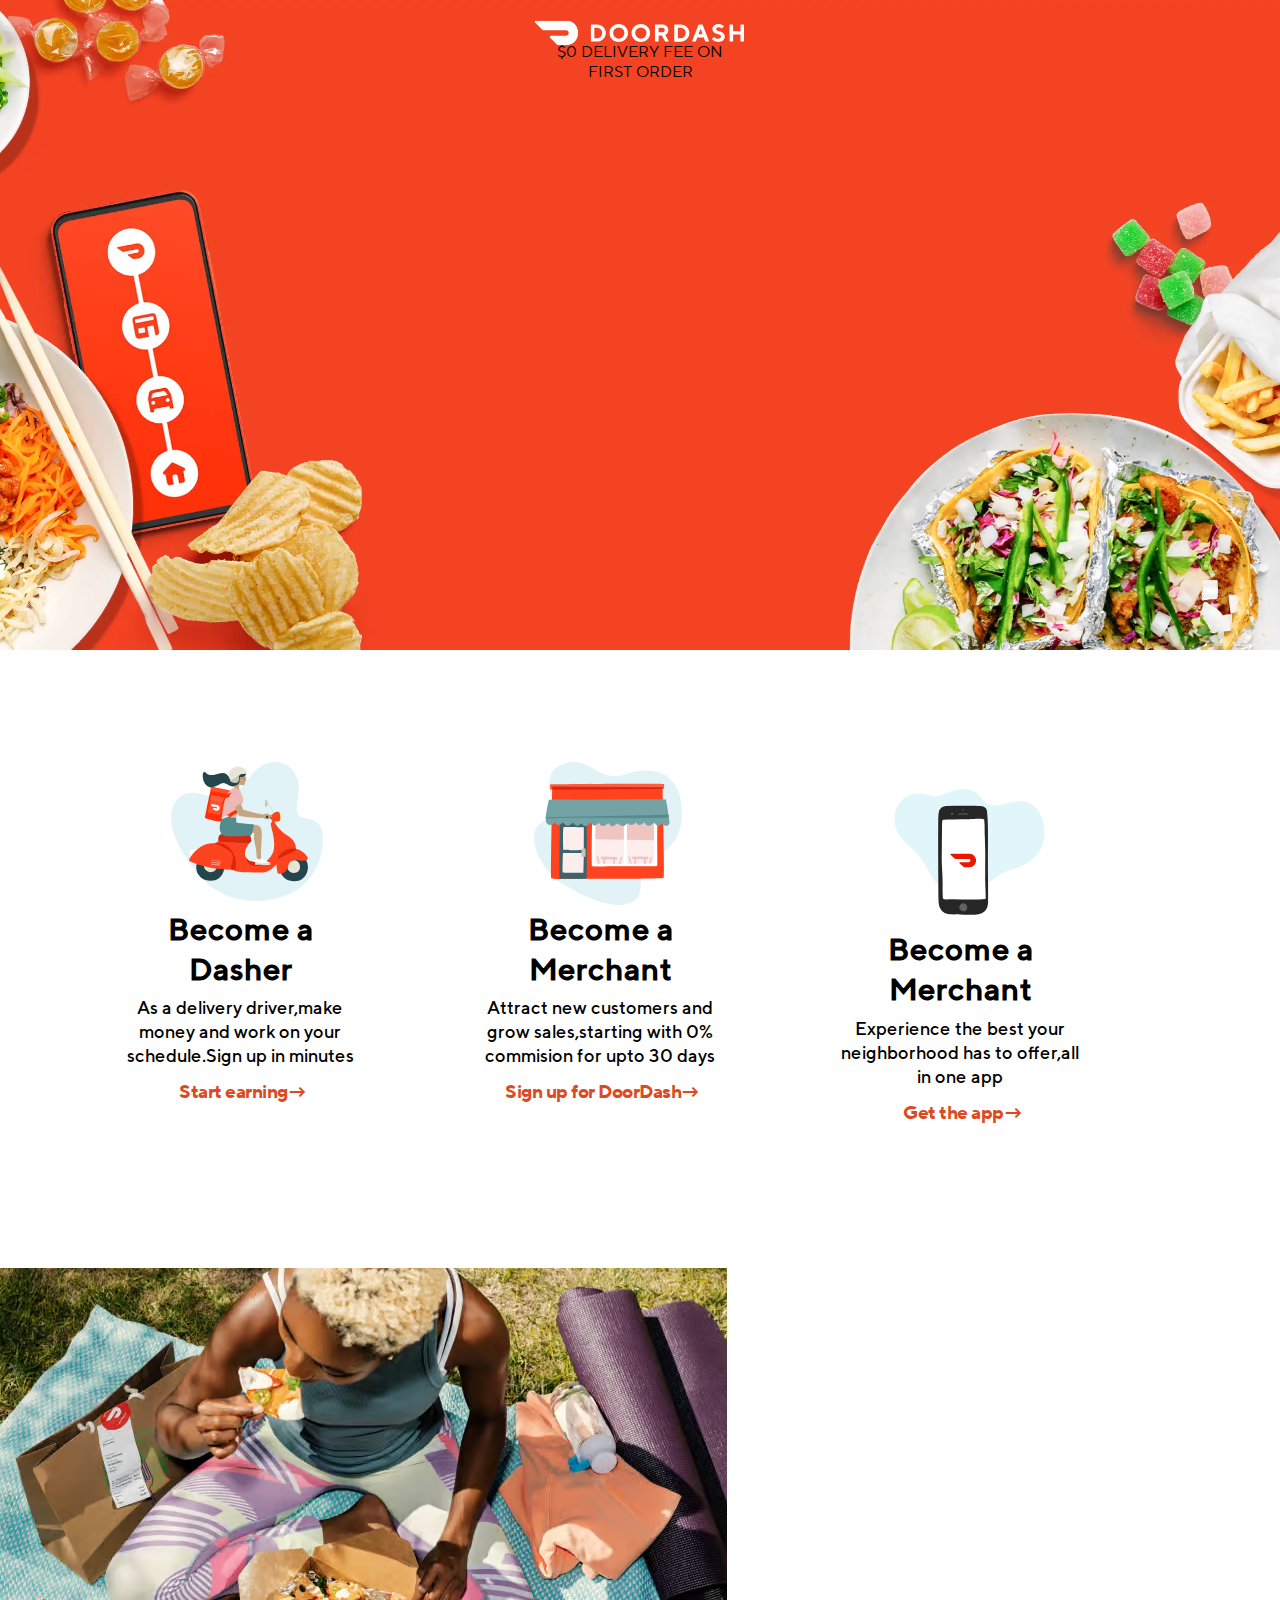
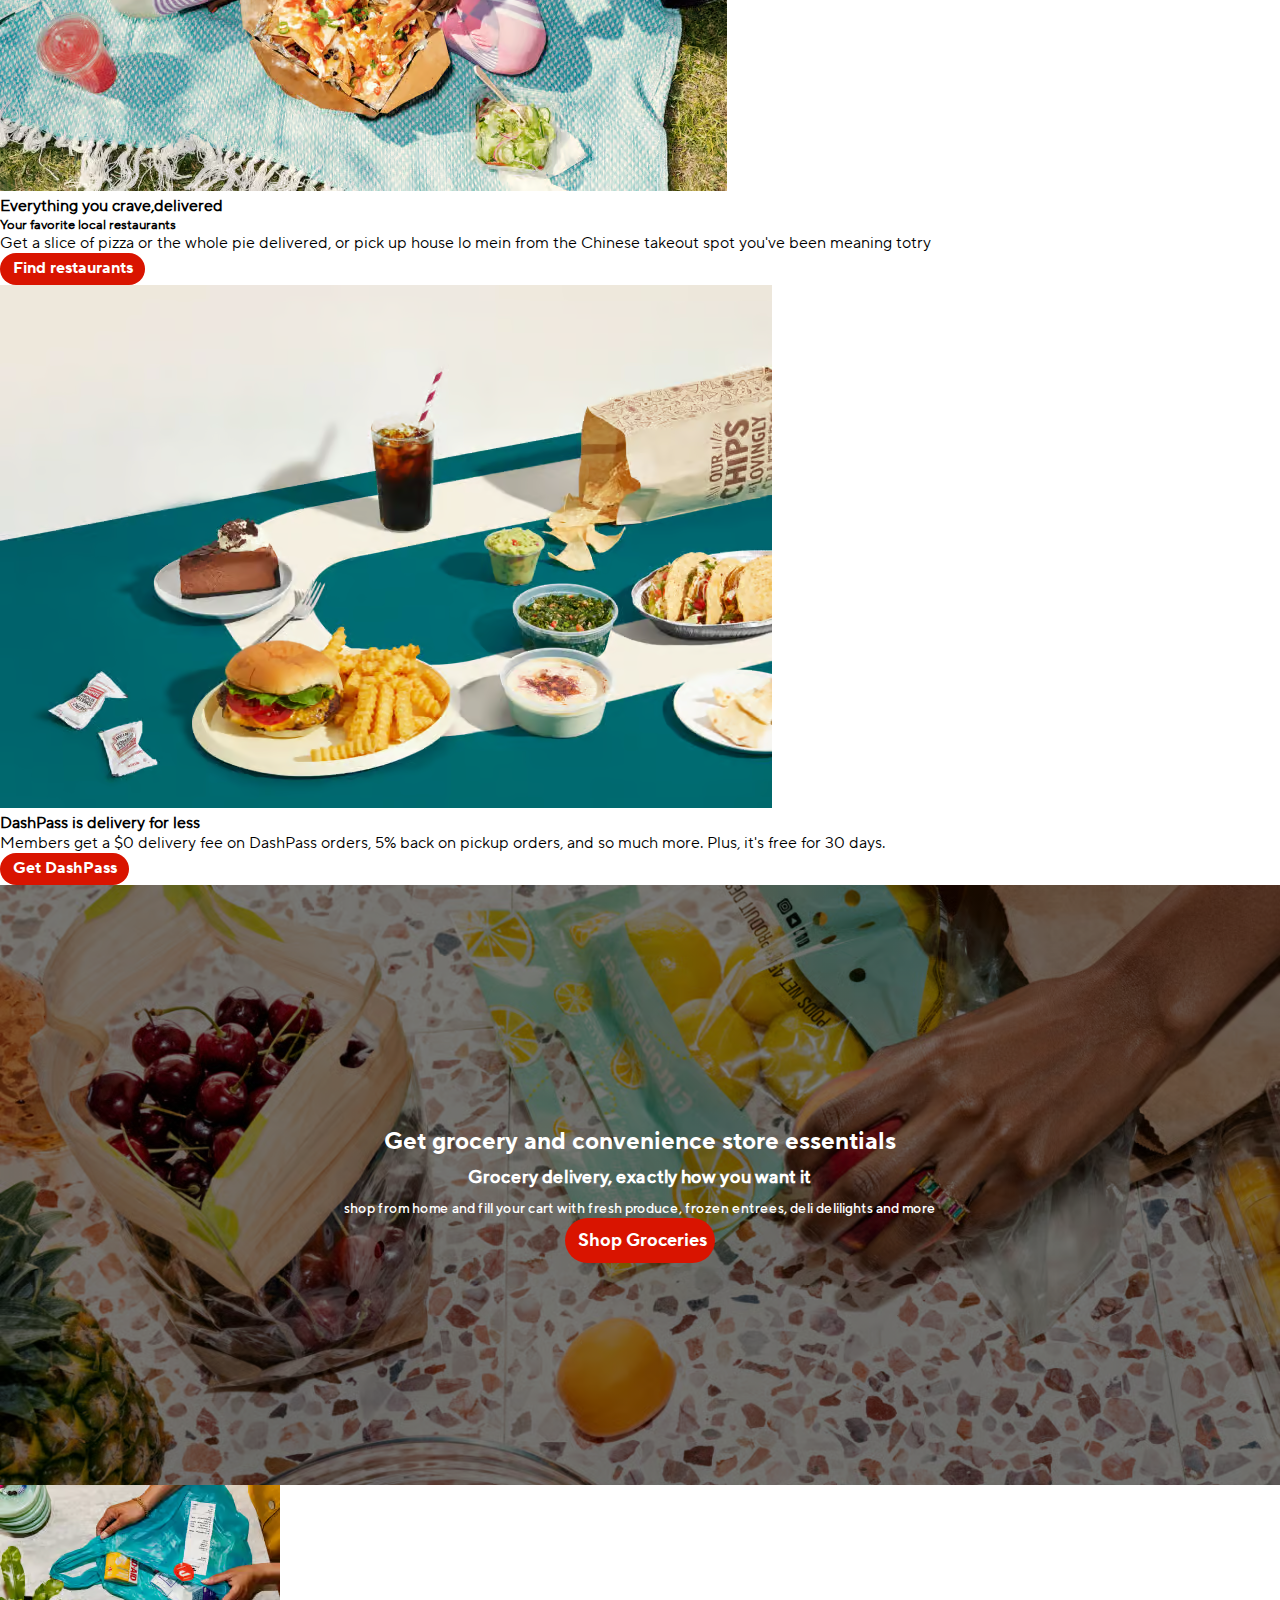
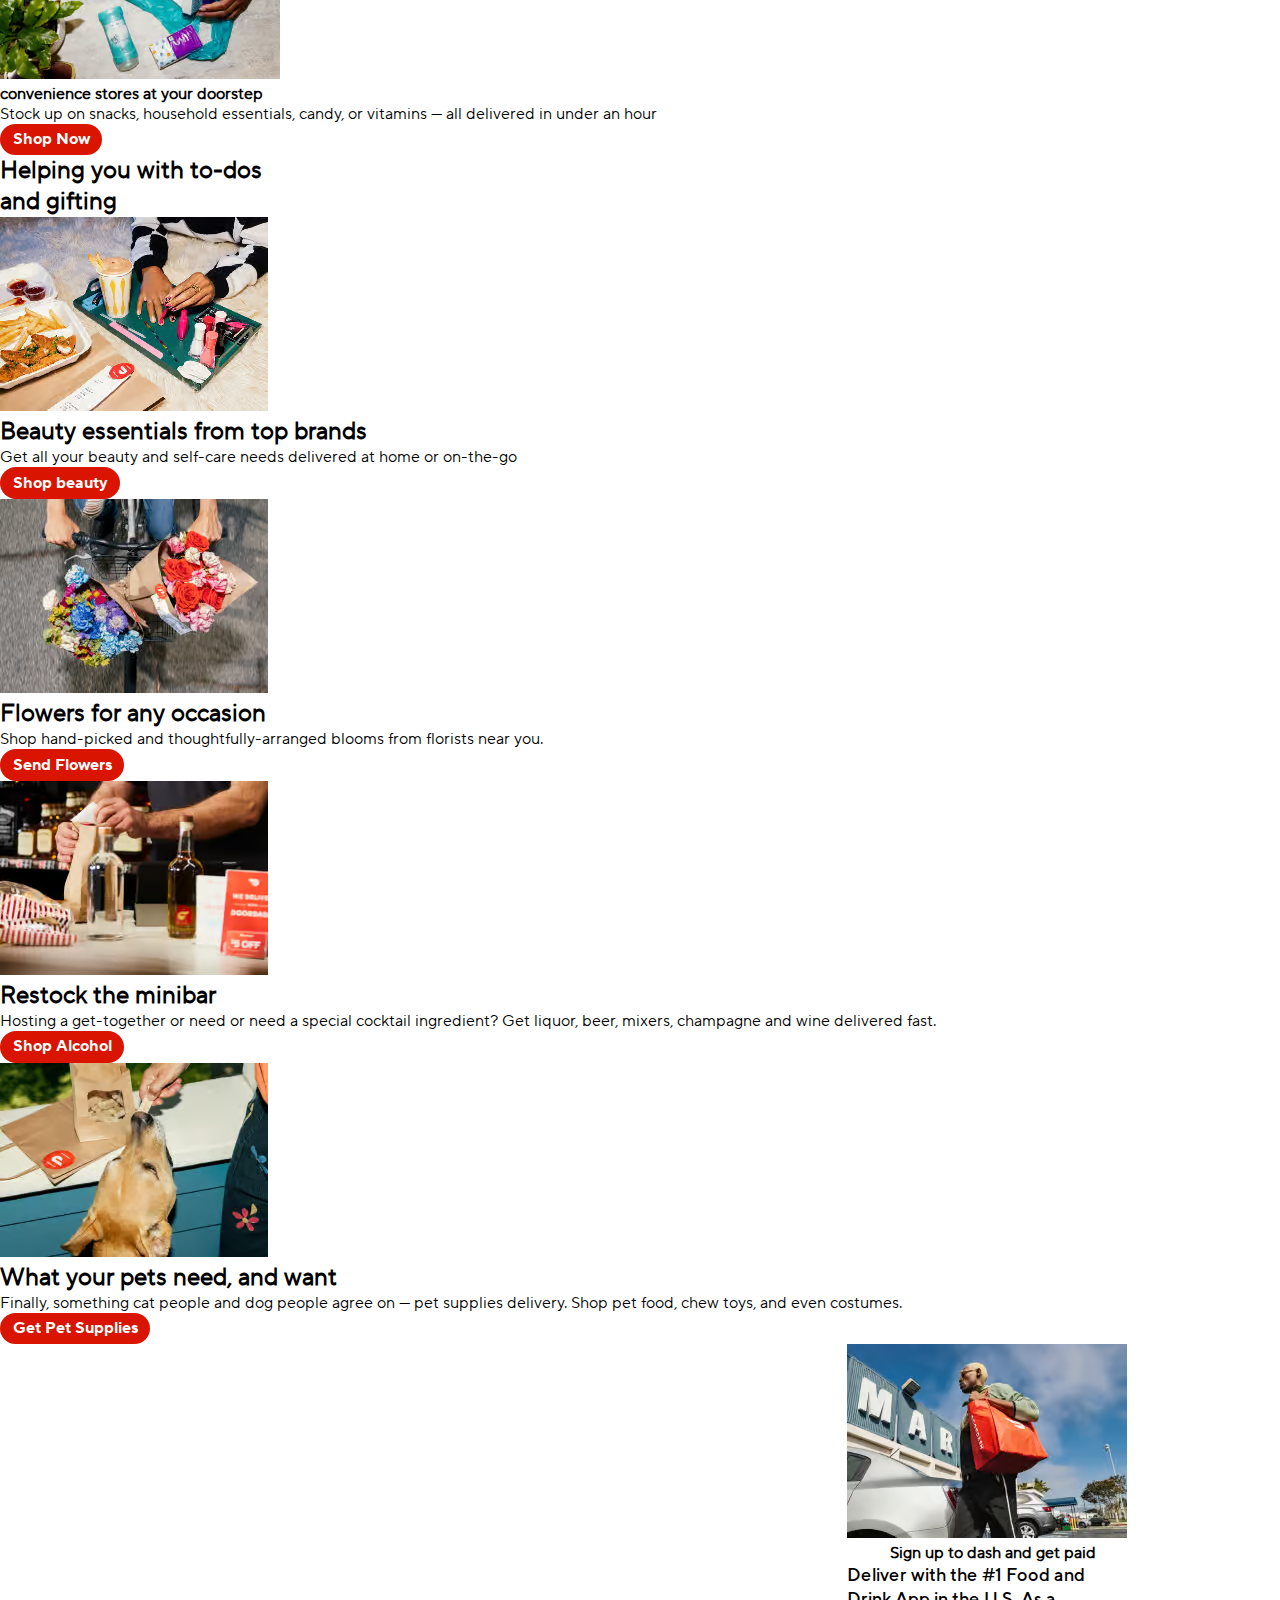
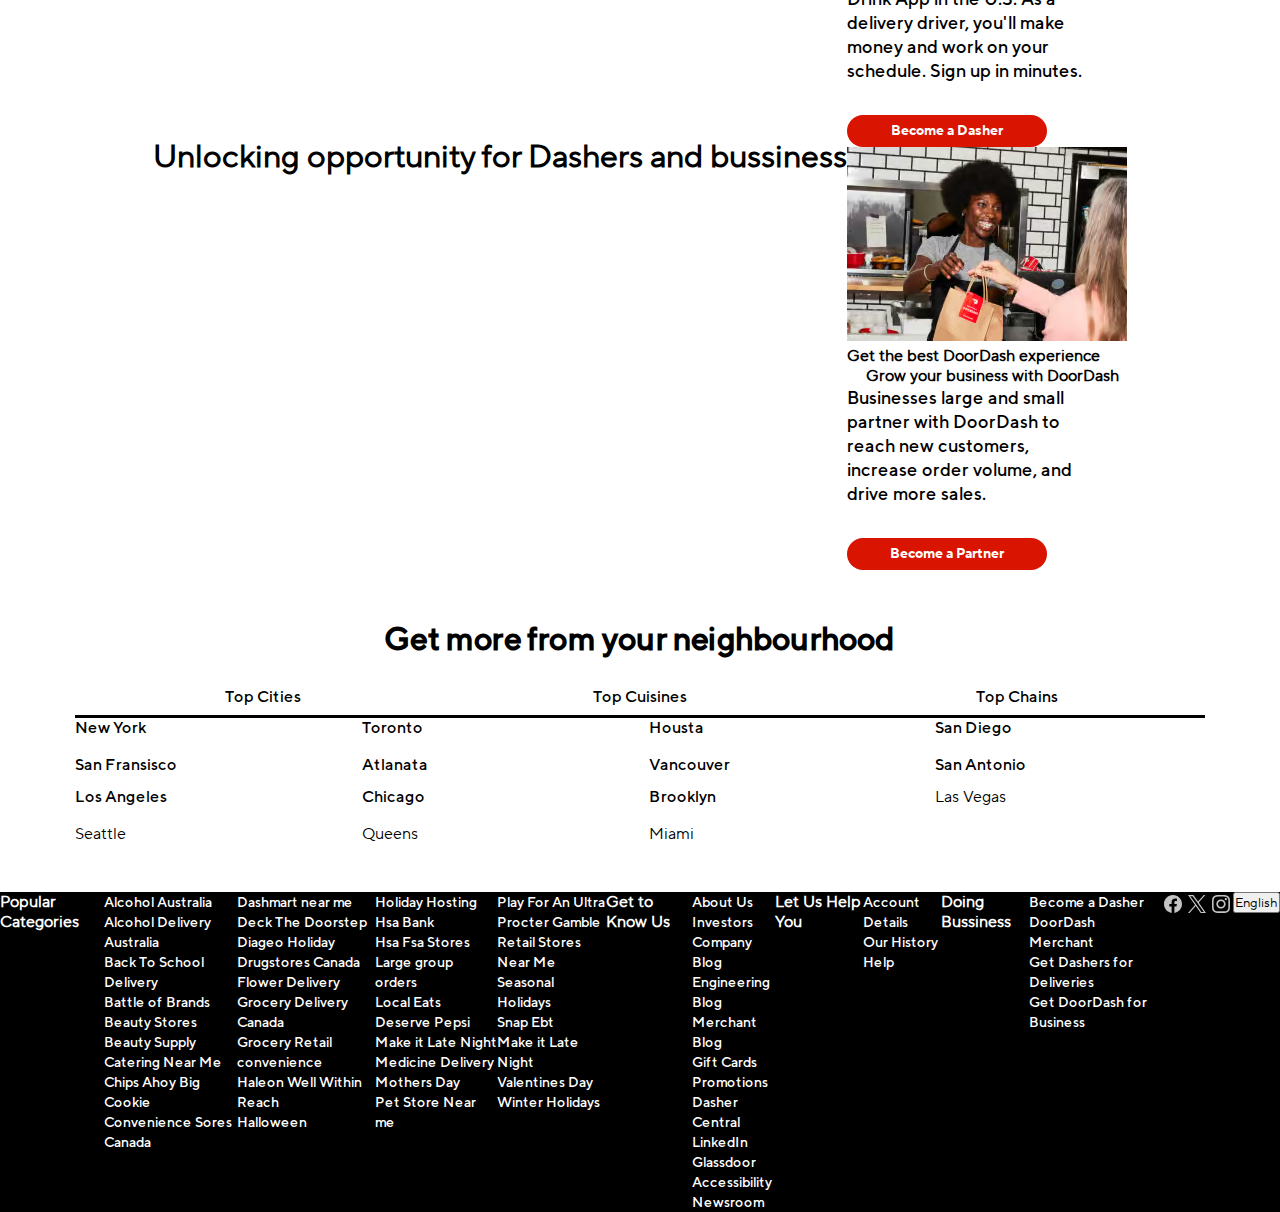
<file: index.html>
<!DOCTYPE html>
<html lang="en">
<head>
    <meta charset="UTF-8">
    <meta name="viewport" content="width=device-width, initial-scale=1.0">
    <title>noblink</title>
    <link rel="stylesheet" href="style.css">
    <link href="https://fonts.googleapis.com/css2?family=Roboto&display=swap" rel="stylesheet">
     <link rel="stylesheet" href="https://cdnjs.cloudflare.com/ajax/libs/font-awesome/6.4.0/css/all.min.css">

</head>
<body>
    <div class="topper">
        <div class="logo">
            <svg aria-hidden="true" width="51" height="51" viewBox="0 0 99.5 56.5" fill="red">
                <path d="M95.64,13.38A25.24,25.24,0,0,0,73.27,0H2.43A2.44,2.44,0,0,0,.72,4.16L16.15,19.68a7.26,7.26,0,0,0,5.15,2.14H71.24a6.44,6.44,0,1,1,.13,12.88H36.94a2.44,2.44,0,0,0-1.72,4.16L50.66,54.39a7.25,7.25,0,0,0,5.15,2.14H71.38c20.26,0,35.58-21.66,24.26-43.16"></path>
            </svg>       
        </div>
        <div class="heading" >
                <b><h4>Browse faster in the app</h4></b>
                <p>$0 delivery fee on first order<br>
                    <span class=star>
                        <i class="fa-solid fa-star"></i>
                        <i class="fa-solid fa-star"></i>
                        <i class="fa-solid fa-star"></i>
                        <i class="fa-solid fa-star"></i>
                        <i class="fa-solid fa-star-half-stroke"></i>
                    </span> 18.2M ratings
                </p>
        </div>
        <button class="open">Open</button>
    </div>
    <section class="back">
        
        <button class="app open">open app</button>
        <div class="content">
            <div class="doordash">
                <svg aria-hidden="true" width="32" height="18" viewBox="0 0 99.5 56.5" fill="white">
                <path d="M95.64,13.38A25.24,25.24,0,0,0,73.27,0H2.43A2.44,2.44,0,0,0,.72,4.16L16.15,19.68a7.26,7.26,0,0,0,5.15,2.14H71.24a6.44,6.44,0,1,1,.13,12.88H36.94a2.44,2.44,0,0,0-1.72,4.16L50.66,54.39a7.25,7.25,0,0,0,5.15,2.14H71.38c20.26,0,35.58-21.66,24.26-43.16"></path>
                </svg> 
                 <svg aria-hidden="true" width="112" height="16" viewBox="0 0 361.1 42" fill=white><path d="M8.62,8.66V33.38h6.32A12.21,12.21,0,0,0,27,21,12,12,0,0,0,14.94,8.66ZM14.94.91C26.72.91,35.63,9.81,35.63,21S26.72,41.14,14.94,41.14H1a1,1,0,0,1-1-1V1.95a1,1,0,0,1,1-1Z"></path><path d="M66,34.24A13.22,13.22,0,1,0,52.82,21,13.24,13.24,0,0,0,66,34.24M66,0C78.4,0,87.88,9.53,87.88,21S78.4,42,66,42,44.2,32.52,44.2,21,53.68,0,66,0"></path><path d="M118,34.24A13.22,13.22,0,1,0,104.75,21,13.24,13.24,0,0,0,118,34.24M118,0c12.36,0,21.84,9.48,21.84,21S130.32,42,118,42,96.12,32.52,96.12,21,105.6,0,118,0"></path><path d="M168.75,8.66h-8.91V19.3h8.91a5.22,5.22,0,0,0,5.46-5.17,5.28,5.28,0,0,0-5.46-5.46M151.22,1.95a1,1,0,0,1,1-1H169c8,0,13.79,5.86,13.79,13.22a13,13,0,0,1-7.18,11.78l7.74,13.68a1,1,0,0,1-.91,1.56h-6.79a1,1,0,0,1-.91-.54l-7.46-13.54h-7.47v13a1,1,0,0,1-1,1h-6.54a1,1,0,0,1-1-1Z"></path><path d="M205.26,8.85V33.57h6.32a12.21,12.21,0,0,0,12.07-12.36A12,12,0,0,0,211.58,8.85Zm6.32-7.76c11.78,0,20.69,8.91,20.69,20.12s-8.91,20.12-20.69,20.12h-13.9a1,1,0,0,1-1-1V2.14a1,1,0,0,1,1-1Z"></path><path d="M258.56,10.92l-4.89,13.22h9.77Zm-7.76,20.69-3.2,8.8a1,1,0,0,1-1,.69h-6.94a1,1,0,0,1-1-1.42l15-38.15a1,1,0,0,1,1-.66h7.77a1,1,0,0,1,1,.66l15,38.15a1,1,0,0,1-1,1.42h-6.94a1,1,0,0,1-1-.69l-3.2-8.8Z"></path><path d="M286.48,11.78C286.48,5.46,291.94,0,300.56,0a17.84,17.84,0,0,1,12.51,4.71,1,1,0,0,1,0,1.47L309.22,10a1,1,0,0,1-1.42,0,10.12,10.12,0,0,0-6.67-2.63c-3.45,0-6,2-6,4.31,0,7.47,20.38,3.16,20.38,17.53C315.5,36.49,310,42,300.27,42a20.41,20.41,0,0,1-14.54-5.84,1,1,0,0,1,0-1.47l3.72-3.72a1,1,0,0,1,1.45,0,12.85,12.85,0,0,0,8.79,3.58c4.31,0,7.15-2.3,7.15-5.18,0-7.47-20.37-3.16-20.37-17.53"></path><path d="M352.47,1.9V17H335.22V1.9a1,1,0,0,0-1-1h-6.54a1,1,0,0,0-1,1V40.05a1,1,0,0,0,1,1h6.54a1,1,0,0,0,1-1V24.71h17.24V40.05a1,1,0,0,0,1,1H360a1,1,0,0,0,1-1V1.9a1,1,0,0,0-1-1h-6.54A1,1,0,0,0,352.47,1.9Z"></path></svg>  
            </div>
            <div class="delivery">
                 <p>$0 DELIVERY FEE ON<br> FIRST ORDER</p>
           
                <form>
                    <div class="input-wrapper">
                        <i class="fa-solid fa-magnifying-glass"></i>
                       <input type="text" placeholder="Enter delivery address">
                       <i class="fa-solid fa-arrow-right"></i>
                    </div>
                    <div class="buttons">
                         <button class="login">
                            <i class="fa-regular fa-user"></i>
                             Login
                        </button>
                        <button class="location">
                            <i class="fa-solid fa-location-arrow"></i>
                             Use current location
                        </button>

                    </div>
                 
                </form>
            </div>
                
        </div>              
    </section>
    <section class="continue">
        <div class="top-part">
            <div class="logo">
                 <svg aria-hidden="true" width="32" height="21" viewBox="0 0 99.5 56.5" fill="red">
                <path d="M95.64,13.38A25.24,25.24,0,0,0,73.27,0H2.43A2.44,2.44,0,0,0,.72,4.16L16.15,19.68a7.26,7.26,0,0,0,5.15,2.14H71.24a6.44,6.44,0,1,1,.13,12.88H36.94a2.44,2.44,0,0,0-1.72,4.16L50.66,54.39a7.25,7.25,0,0,0,5.15,2.14H71.38c20.26,0,35.58-21.66,24.26-43.16"></path>
                </svg>       
            </div>
         <div class="heading">
            <b><h4>Browse faster in the app</h4></b>
            <p>$0 delivery fee on first order<br>
                <span class=star>
                        <i class="fa-solid fa-star"></i>
                        <i class="fa-solid fa-star"></i>
                        <i class="fa-solid fa-star"></i>
                        <i class="fa-solid fa-star"></i>
                        <i class="fa-solid fa-star-half-stroke"></i>
                    </span> 18.2M ratings 
            </p>
        </div>
        </div>
        
          <button class="bottom-part open">Continue in app</button> 
         
    </section> 
    <section class="option">
    
        <ul>
            <li>
                <div class="upper">
                   <img src="images/ScootScoot.svg" alt="space race image">
                   
                </div>
                
                <div class="para">
                    <h4>Become a Dasher</h4>
                      <p>
                         As a delivery driver,make money and work on your schedule.Sign up in minutes
                      </p>
                      <a href="">Start earning&rarr;</a>
                </div>
                
            </li>
            <li>
                <div class="upper">
                    <img src="images/Storefront.svg" alt="planet boy image">
                   
                </div>
                
                <div class="para">
                    <h4>Become a Merchant</h4>

                   <p>Attract new customers and grow sales,starting with 0% commision for upto 30 days</p>
                   <a href="">Sign up for DoorDash&rarr;</a>
                </div>
                
            </li>
            <li>
                <div class="upper">
                  <img src="images/iphone.svg" alt="scaptain cosmo blog image">
                  
                </div>
                <div class="para">
                    <h4>Become a Merchant</h4>

                   <p>Experience the best your neighborhood has to offer,all in one app</p>
                   <a href="">Get the app&rarr;</a>
                </div>
            </li> 
        </ul>
    </section> 
    <main>
        <ul>
            <li> 
                <div class="image">
                     <img src="images/download_the_app_desktop.avif" alt="space race image">
                </div>
               
                <div class="para1">
                     <h4>Everything you crave,delivered</h4>
                     <h5>Your favorite local restaurants</h5>
                     <p>Get a slice of pizza or the whole pie delivered,
                      or pick up house lo mein from the
                      Chinese takeout spot you've been meaning totry
                     </p>
                      <button class="open">Find restaurants</button>
                </div>
                
            </li>
            <li>
                 <div class="image">
                    <img src="images/dashpass_desktop.avif" alt="planet boy image">
                 </div>
                <div class="para1">
                     <h4>DashPass is delivery for less</h4>
            
                     <p>Members get a $0 delivery fee on DashPass orders, 
                        5% back on pickup orders, and so much more. Plus,
                         it's free for 30 days.
                     </p>
                      <button class="open">Get DashPass</button>
                </div>
                
            </li>
            <div class="section1">
                 <h2>
                    Get grocery and convenience store essentials
                 </h2>
                 <h3>
                    Grocery delivery, exactly how you want it
                 </h3>
                 <p>
                    shop from home and fill your cart with fresh produce,
                    frozen entrees, deli delilights and more
                 </p>
                 <button class="open">Shop Groceries</button>
            </div>            
            <li>
                <div class="image">
                     <img src="images/convenience_mobile.avif" alt="scaptain cosmo blog image">
                </div>
               
                <div class="para1">
                   <h4>convenience stores at your doorstep</h4>
                   <p>Stock up on snacks, household essentials, candy, or vitamins — all delivered in under an hour</p>
                   <button class="open">Shop Now</button>
                </div>
            <li> 
        </ul>

    </main> 
    <div class="help">
        <h2>Helping you with to-dos <br>and gifting</h2>
        <ul>
            <li>
                <img src="images/beauty_mobile.avif">
                <h2>Beauty essentials from top brands</h2>
                <p>Get all your beauty and self-care needs delivered at home or on-the-go</p>
                <button class="open">Shop beauty</button>
            </li>
             <li>
                <img src="images/flowers_mobile.avif">
                <h2>Flowers for any occasion</h2>
                <p>Shop hand-picked and thoughtfully-arranged blooms from florists near you.</p>
                <button class="open">Send Flowers</button>
            </li>
             <li>
                <img src="images/alcohol_mobile.avif">
                <h2>Restock the minibar</h2>
                <p>Hosting a get-together or need or need a special cocktail ingredient? Get liquor, beer, mixers, champagne and wine delivered fast.</p>
                <button class="open">Shop Alcohol</button>
            </li>
             <li>
                <img src="images/pet_supplies_mobile.avif">
                <h2>What your pets need, and want</h2>
                <p>Finally, something cat people and dog people agree on — pet supplies delivery. Shop pet food, chew toys, and even costumes.</p>
                <button class="open">Get Pet Supplies</button>
            </li>
        </ul>                
    </div>
    <section class="unlock">
        <h1>Unlocking opportunity for Dashers and bussiness</h1>
        <ul>
            <li>  
                <img src="images/become_a_dasher_mobile.avif" alt="space race image">
                <div class="para">
                     <h4>Sign up to dash and get paid</h4>
                      <p>
                       Deliver with the #1 Food and Drink App in the U.S. As a delivery driver, you'll make money and work on your schedule. Sign up in minutes.
                      </p>
                      <button class="open">Become a Dasher</button>
                </div>
                
            </li>
            <li>
                <img src="images/work_with_doordash_mobile.avif" alt="planet boy image">
                <h4>Get the best DoorDash experience</h4>                                       
                <div class="para">                      
                   <h4>Grow your business with DoorDash</h4>
                   <p>Businesses large and small partner with DoorDash to reach new customers, increase order volume, and drive more sales.</p>
                   <button class="open">Become a Partner</button>
                </div>
                
            </li>
            
        </ul>
    </section>
    <section class="city">
        <h1>Get more from your neighbourhood</h1>
        <ul class="top">
            <li><a>Top Cities</a></li>
            <li><a>Top Cuisines</a></li>
            <li><a>Top Chains</a></li>
        </ul>
        <div class="list">
        <ul >          
             <li><a>New York</a></li>
             <li><a>Toronto</a></li>
             <li><a>Housta</a></li>
             <li><a>San Diego</a></li>
             <li><a>San Fransisco</a></li>   
             <li><a>Atlanata</a></li>
             <li><a>Vancouver</a></li>
             <li><a>San Antonio</a></li>    
        </ul>
        <ul >
            <li><a>Los Angeles</a></li>
            <li><a>Chicago</a></li>
            <li><a>Brooklyn</a></li>
            <li>Las Vegas</li>
            <li>Seattle</li>
            <li>Queens</li>
            <li>Miami</li>
        </ul>
        </div>
    </section>
    <footer>
        <h4>Popular Categories</h4>
        <ul>
            <li><a href="#">Alcohol Australia</a></li>
            <li><a href="#">Alcohol Delivery Australia</a></li>
            <li><a href="#">Back To School Delivery</a></li>
            <li><a href="#">Battle of Brands</a></li>
            <li><a href="#">Beauty Stores</a></li>
            <li><a href="#">Beauty Supply</a></li>
            <li><a href="#">Catering Near Me</a></li>
            <li><a href="#">Chips Ahoy Big Cookie</a></li>
            <li><a href="#">Convenience Sores Canada</a></li>
        </ul>
        <ul>
            <li><a href="#">Dashmart near me</a></li>
            <li><a href="#">Deck The Doorstep</a></li>
            <li><a href="#">Diageo Holiday</a></li>
            <li><a href="#">Drugstores Canada</a></li>
            <li><a href="#">Flower Delivery</a></li>
            <li><a href="#">Grocery Delivery Canada</a></li>
            <li><a href="#">Grocery Retail convenience</a></li>
            <li><a href="#">Haleon Well Within Reach</a></li>
            <li><a href="#">Halloween</a></li>
        </ul>
        <ul>
            <li><a href="#">Holiday Hosting</a></li>
            <li><a href="#">Hsa Bank</a></li>
            <li><a href="#">Hsa Fsa Stores</a></li>
            <li><a href="#">Large group orders</a></li>
            <li><a href="#">Local Eats Deserve Pepsi</a></li>
            <li><a href="#">Make it Late Night</a></li>
            <li><a href="#">Medicine Delivery</a></li>
            <li><a href="#">Mothers Day</a></li>
            <li><a href="#">Pet Store Near me</a></li>
        </ul>
        <ul>
            <li><a href="#">Play For An Ultra</a></li>
            <li><a href="#">Procter Gamble</a></li>
            <li><a href="#">Retail Stores Near Me</a></li>
            <li><a href="#">Seasonal Holidays</a></li>
            <li><a href="#">Snap Ebt</a></li>
            <li><a href="#">Make it Late Night</a></li>
            <li><a href="#">Valentines Day</a></li>
            <li><a href="#">Winter Holidays</a></li>
        </ul>
        <div class="buttons">
           
            <svg height="48px" width="144px" fill="white" x="0px" y="0px" viewBox="0 0 131 44" aria-hidden="true"><path d="M95.752,9.966l0.07,0.861h0.036c0.259-0.448,0.883-0.99,1.838-0.99c1.002,0,2.039,0.648,2.039,2.463v3.406 h-1.45v-3.242c0-0.825-0.307-1.45-1.096-1.45c-0.578,0-0.978,0.413-1.132,0.849c-0.047,0.118-0.07,0.295-0.07,0.46v3.383h-1.45 v-4.031c0-0.661-0.024-1.214-0.047-1.709H95.752z"></path><rect x="74.588" y="7.338" width="1.449" height="8.368"></rect><path d="M54.52,7.573c0.495,0,0.802,0.342,0.813,0.79c0,0.424-0.318,0.778-0.825,0.778 c-0.484,0-0.801-0.354-0.801-0.778C53.707,7.916,54.036,7.573,54.52,7.573z"></path><rect x="53.789" y="9.966" width="1.449" height="5.74"></rect><path d="M43.707,15.706H42.28l-2.133-5.74h1.568l0.93,2.911c0.165,0.507,0.283,0.967,0.389,1.438h0.036 c0.105-0.472,0.236-0.92,0.389-1.438l0.92-2.911h1.521L43.707,15.706z"></path><rect x="57.515" y="7.338" width="1.449" height="8.368"></rect><path d="M82.795,33.559c-1.012,0.903-2.413,1.351-4.211,1.351c-1.666,0-2.999-0.322-4.005-0.961l0.575-2.063 c1.085,0.639,2.276,0.963,3.572,0.963c0.937,0,1.661-0.213,2.181-0.63c0.517-0.419,0.777-0.98,0.777-1.692 c0-0.618-0.214-1.146-0.64-1.576c-0.432-0.428-1.137-0.822-2.132-1.192c-2.703-1.006-4.057-2.482-4.057-4.422 c0-1.269,0.472-2.311,1.429-3.121c0.955-0.808,2.22-1.214,3.797-1.214c1.405,0,2.575,0.246,3.509,0.732l-0.625,2.018 c-0.871-0.472-1.861-0.712-2.965-0.712c-0.873,0-1.558,0.222-2.05,0.639c-0.411,0.388-0.618,0.854-0.618,1.403 c0,0.607,0.237,1.113,0.71,1.517c0.414,0.365,1.163,0.761,2.245,1.188c1.334,0.531,2.309,1.162,2.938,1.882 c0.625,0.718,0.94,1.611,0.94,2.679C84.165,31.665,83.705,32.738,82.795,33.559z"></path><path d="M91.524,25.395h-2.733v5.417c0,1.374,0.485,2.056,1.449,2.056c0.443,0,0.807-0.033,1.099-0.108l0.07,1.876 c-0.49,0.183-1.131,0.276-1.926,0.276c-0.973,0-1.743-0.294-2.291-0.894c-0.555-0.593-0.829-1.596-0.829-3.002v-5.621h-1.626V23.54 h1.626V21.5l2.428-0.733v2.773h2.733V25.395z"></path><path d="M104.242,9.966h0.813V8.893l1.427-0.401v1.474h1.378v1.084h-1.378v2.534c0,0.708,0.188,1.061,0.742,1.061 c0.259,0,0.401-0.012,0.566-0.059l0.024,1.096c-0.213,0.082-0.601,0.154-1.049,0.154c-0.542,0-0.979-0.177-1.25-0.472 c-0.318-0.33-0.46-0.861-0.46-1.615V11.05h-0.813V9.966z"></path><path d="M110.598,25.718c-0.244-0.044-0.506-0.063-0.78-0.063c-0.871,0-1.542,0.329-2.017,0.984 c-0.414,0.582-0.619,1.306-0.619,2.199v5.847h-2.476v-7.639c0-1.277-0.022-2.447-0.066-3.505h2.155l0.092,2.133h0.068 c0.258-0.731,0.669-1.322,1.238-1.762c0.551-0.402,1.149-0.595,1.791-0.595c0.227,0,0.435,0.012,0.615,0.042V25.718z"></path><path d="M110.974,12.264v3.442h-1.449V7.338h1.449v3.406h0.024c0.177-0.271,0.425-0.495,0.719-0.648 c0.295-0.166,0.636-0.26,1.002-0.26c0.978,0,2.004,0.648,2.004,2.487v3.383h-1.45v-3.229c0-0.825-0.307-1.462-1.108-1.462 c-0.566,0-0.967,0.378-1.131,0.814C110.986,11.958,110.974,12.111,110.974,12.264z"></path><path d="M37.151,7.762H35.3l-2.547,7.944h1.497l0.684-2.251h2.511l0.718,2.251h1.567L37.151,7.762z M35.171,12.359 l0.612-1.957c0.13-0.472,0.26-1.025,0.377-1.485h0.025c0.118,0.459,0.247,1.001,0.401,1.485l0.624,1.957H35.171z"></path><path d="M56.617,24.873c-0.884-1.042-1.978-1.558-3.293-1.558c-1.684,0-2.935,0.664-3.765,1.99h-0.043L49.38,23.54 h-2.178c0.063,1.252,0.095,2.47,0.095,3.662v12.001h2.475v-5.852c0.644,1.059,1.702,1.585,3.181,1.585 c1.366,0,2.514-0.489,3.434-1.464c1.033-1.103,1.548-2.595,1.548-4.496C57.934,27.282,57.493,25.911,56.617,24.873z M54.631,31.91 c-0.519,0.721-1.25,1.077-2.18,1.077c-0.794,0-1.44-0.281-1.936-0.834c-0.5-0.558-0.744-1.243-0.744-2.055v-1.855 c0-0.2,0.038-0.45,0.113-0.757c0.154-0.658,0.477-1.189,0.975-1.599c0.498-0.405,1.049-0.606,1.66-0.606 c0.903,0,1.62,0.374,2.158,1.104c0.49,0.701,0.731,1.597,0.731,2.679C55.408,30.245,55.151,31.192,54.631,31.91z"></path><path d="M101.728,24.944c-0.994-1.09-2.307-1.628-3.949-1.628c-1.697,0-3.042,0.543-4.044,1.648 c-1.001,1.099-1.5,2.515-1.5,4.241c0,1.648,0.483,3.022,1.453,4.105c0.969,1.086,2.277,1.627,3.915,1.627 c1.693,0,3.053-0.564,4.08-1.693c0.978-1.104,1.464-2.505,1.464-4.222C103.147,27.357,102.673,25.992,101.728,24.944z M99.888,31.725c-0.532,0.906-1.276,1.351-2.218,1.351c-0.968,0-1.717-0.44-2.247-1.324c-0.448-0.731-0.668-1.605-0.668-2.63 c0-1.053,0.219-1.942,0.668-2.671c0.517-0.885,1.275-1.325,2.265-1.325c0.964,0,1.703,0.44,2.23,1.325 c0.441,0.729,0.662,1.608,0.662,2.628S100.35,30.986,99.888,31.725z"></path><path d="M68.858,24.873c-0.879-1.042-1.976-1.558-3.291-1.558c-1.681,0-2.93,0.664-3.761,1.99h-0.043L61.62,23.54 h-2.173c0.06,1.252,0.092,2.47,0.092,3.662v12.001h2.477v-5.852c0.644,1.059,1.704,1.585,3.179,1.585 c1.369,0,2.512-0.489,3.435-1.464c1.033-1.103,1.548-2.595,1.548-4.496C70.177,27.282,69.739,25.911,68.858,24.873z M66.876,31.91 c-0.52,0.721-1.245,1.077-2.182,1.077c-0.791,0-1.438-0.281-1.934-0.834c-0.499-0.558-0.744-1.243-0.744-2.055v-1.855 c0-0.2,0.036-0.45,0.112-0.757c0.154-0.658,0.48-1.189,0.977-1.599c0.499-0.405,1.047-0.606,1.661-0.606 c0.901,0,1.62,0.374,2.159,1.104c0.488,0.701,0.734,1.597,0.734,2.679C67.658,30.245,67.397,31.192,66.876,31.91z"></path><path d="M40.783,19.231h-3.076l-4.971,15.453h2.565l1.378-4.536h5.023l1.443,4.536h2.639L40.783,19.231z M37.113,28.243 l1.284-4.036c0.339-1.286,0.581-2.255,0.736-2.912h0.043c0.38,1.526,0.643,2.497,0.784,2.912l1.302,4.036H37.113z"></path><path d="M121.284,28.587c0-1.391-0.331-2.562-0.986-3.513c-0.823-1.191-2.036-1.786-3.646-1.786 c-1.633,0-2.932,0.595-3.9,1.786c-0.915,1.121-1.376,2.516-1.376,4.201c0,1.711,0.497,3.075,1.482,4.091 c0.986,1.016,2.343,1.522,4.066,1.522c1.441,0,2.689-0.224,3.74-0.686l-0.39-1.722c-0.902,0.357-1.901,0.532-3.004,0.532 c-0.995,0-1.804-0.26-2.429-0.781c-0.69-0.58-1.05-1.418-1.079-2.517h7.43C121.252,29.402,121.284,29.027,121.284,28.587z M113.764,27.941c0.074-0.745,0.321-1.388,0.734-1.922c0.506-0.668,1.163-1.014,1.971-1.014c0.885,0,1.544,0.349,1.974,1.034 c0.335,0.538,0.492,1.17,0.479,1.901H113.764z"></path><path d="M70.542,9.837c-0.861,0-1.486,0.365-1.839,0.919h-0.024V7.338h-1.449v6.753c0,0.59-0.024,1.226-0.047,1.615 h1.238l0.07-0.86h0.024c0.412,0.708,1.072,0.99,1.815,0.99c1.297,0,2.605-1.025,2.605-3.089 C72.946,11.003,71.945,9.837,70.542,9.837z M70,14.692c-0.624,0-1.131-0.425-1.284-1.013c-0.024-0.106-0.036-0.224-0.036-0.342 v-0.931c0-0.142,0.024-0.271,0.048-0.378c0.153-0.636,0.695-1.061,1.284-1.061c0.966,0,1.449,0.825,1.449,1.839 C71.461,13.973,70.908,14.692,70,14.692z"></path><path d="M83.005,12.63c0-1.261-0.614-2.794-2.475-2.794c-1.839,0-2.805,1.497-2.805,3.089 c0,1.756,1.096,2.899,2.958,2.899c0.825,0,1.508-0.153,2.003-0.365l-0.212-0.991c-0.448,0.154-0.919,0.259-1.591,0.259 c-0.931,0-1.733-0.448-1.768-1.485h3.842C82.981,13.114,83.005,12.901,83.005,12.63z M79.115,12.229 c0.059-0.589,0.436-1.403,1.332-1.403c0.966,0,1.202,0.872,1.19,1.403H79.115z"></path><path d="M90.221,9.837c-1.733,0-2.97,1.155-2.97,3.041c0,1.85,1.261,2.958,2.876,2.958c1.461,0,2.947-0.943,2.947-3.053 C93.074,11.039,91.93,9.837,90.221,9.837z M90.175,14.787c-0.873,0-1.427-0.837-1.427-1.945c0-0.955,0.412-1.956,1.438-1.956 c0.99,0,1.391,1.037,1.391,1.933C91.577,13.985,91,14.787,90.175,14.787z"></path><path d="M65.708,14.327v-2.063c0-1.261-0.531-2.428-2.37-2.428c-0.907,0-1.65,0.247-2.074,0.507l0.283,0.943 c0.389-0.247,0.978-0.425,1.544-0.425c1.013,0,1.166,0.625,1.166,1.002v0.094c-2.122-0.012-3.406,0.731-3.406,2.169 c0,0.872,0.648,1.709,1.804,1.709c0.754,0,1.356-0.319,1.697-0.766h0.035l0.106,0.636h1.308 C65.731,15.353,65.708,14.846,65.708,14.327z M64.293,13.69c0,0.106,0,0.213-0.035,0.319c-0.141,0.413-0.554,0.79-1.144,0.79 c-0.459,0-0.825-0.26-0.825-0.825c0-0.872,0.978-1.084,2.003-1.072V13.69z"></path><path d="M121.231,12.63c0-1.261-0.614-2.794-2.475-2.794c-1.839,0-2.805,1.497-2.805,3.089 c0,1.756,1.096,2.899,2.958,2.899c0.825,0,1.508-0.153,2.003-0.365l-0.212-0.991c-0.447,0.154-0.919,0.259-1.591,0.259 c-0.931,0-1.733-0.448-1.768-1.485h3.842C121.207,13.114,121.231,12.901,121.231,12.63z M117.341,12.229 c0.059-0.589,0.436-1.403,1.332-1.403c0.966,0,1.203,0.872,1.19,1.403H117.341z"></path><path d="M51.547,14.327v-2.063c0-1.261-0.531-2.428-2.369-2.428c-0.908,0-1.651,0.247-2.075,0.507l0.283,0.943 c0.389-0.247,0.978-0.425,1.544-0.425c1.013,0,1.167,0.625,1.167,1.002v0.094c-2.122-0.012-3.406,0.731-3.406,2.169 c0,0.872,0.648,1.709,1.803,1.709c0.754,0,1.355-0.319,1.697-0.766h0.035l0.106,0.636h1.309 C51.57,15.353,51.547,14.846,51.547,14.327z M50.132,13.69c0,0.106,0,0.213-0.034,0.319c-0.142,0.413-0.555,0.79-1.144,0.79 c-0.46,0-0.825-0.26-0.825-0.825c0-0.872,0.978-1.084,2.003-1.072V13.69z"></path><path d="M23.106,7.376H12.221c-1.4,0-2.542,1.138-2.542,2.537v24.19c0,1.4,1.141,2.534,2.542,2.534h10.886 c1.399,0,2.54-1.135,2.54-2.534V9.913C25.646,8.514,24.505,7.376,23.106,7.376z M16.4,9.947h2.524c0.165,0,0.3,0.135,0.3,0.302 c0,0.158-0.135,0.294-0.3,0.294H16.4c-0.16,0-0.298-0.136-0.298-0.294C16.102,10.082,16.24,9.947,16.4,9.947z M17.662,35.289 c-0.722,0-1.311-0.589-1.311-1.312c0-0.725,0.589-1.315,1.311-1.315c0.726,0,1.313,0.591,1.313,1.315 C18.974,34.7,18.387,35.289,17.662,35.289z M24.103,31.536h-12.88V12.487h12.88V31.536z"></path></svg>
            <svg height="48px" width="144px" fill="white" x="0px" y="0px" viewBox="0 0 139 44" aria-hidden="true"><path d="M45.616,12.01h-0.952c0-0.131-0.09-0.502-0.271-1.112H43.02c-0.186,0.601-0.28,0.972-0.28,1.112h-0.895 c0-0.077,0.231-0.712,0.694-1.903c0.463-1.192,0.695-1.848,0.695-1.969h1.124c0,0.113,0.21,0.76,0.629,1.941 C45.406,11.259,45.616,11.903,45.616,12.01z M44.242,10.33c-0.339-1.023-0.509-1.576-0.509-1.66h-0.048 c0,0.077-0.175,0.63-0.526,1.66H44.242z"></path><path d="M49.451,12.01h-0.735c0-0.081-0.273-0.51-0.818-1.288c-0.571-0.819-0.896-1.379-0.976-1.68h-0.048 c0.049,0.434,0.074,0.827,0.074,1.178c0,0.49,0.014,1.087,0.042,1.79H46.26c0.03-0.615,0.045-1.29,0.045-2.025 c0-0.724-0.015-1.339-0.045-1.847h0.883c0,0.105,0.245,0.524,0.735,1.258c0.521,0.779,0.821,1.308,0.898,1.585h0.045 c-0.048-0.442-0.071-0.839-0.071-1.19c0-0.537-0.014-1.088-0.042-1.654h0.744c-0.028,0.492-0.042,1.107-0.042,1.847 C49.409,10.731,49.423,11.406,49.451,12.01z"></path><path d="M53.762,9.94c0,0.563-0.181,1.055-0.541,1.475c-0.361,0.42-0.867,0.631-1.517,0.631 c-0.293,0-0.698-0.012-1.213-0.036c0.026-0.599,0.039-1.274,0.039-2.025c0-0.722-0.013-1.337-0.039-1.847h0.52 c0.085,0,0.212-0.003,0.381-0.009c0.168-0.006,0.278-0.009,0.33-0.009c0.716,0,1.235,0.178,1.557,0.535 C53.601,9.012,53.762,9.441,53.762,9.94z M52.95,10.068c0-0.381-0.111-0.701-0.333-0.962c-0.222-0.261-0.561-0.391-1.017-0.391 c-0.085,0-0.202,0.009-0.351,0.027c0.02,0.397,0.03,0.811,0.03,1.243c0,0.474,0.01,0.944,0.03,1.41 c0.129,0.026,0.258,0.039,0.387,0.039c0.426,0,0.742-0.132,0.947-0.397C52.847,10.772,52.95,10.449,52.95,10.068z"></path><path d="M57.737,12.01h-0.88c-0.23-0.702-0.407-1.135-0.529-1.3c-0.123-0.164-0.321-0.247-0.595-0.247 c-0.115,0-0.225,0.001-0.33,0.003c0,0.51,0.009,1.024,0.027,1.544h-0.827c0.026-0.599,0.039-1.274,0.039-2.025 c0-0.722-0.013-1.337-0.039-1.847h0.515c0.06,0,0.184-0.003,0.373-0.009c0.189-0.006,0.364-0.009,0.525-0.009 c0.91,0,1.365,0.311,1.365,0.934c0,0.494-0.26,0.838-0.779,1.032v0.045c0.2,0.056,0.376,0.212,0.526,0.468 C57.278,10.856,57.481,11.326,57.737,12.01z M56.621,9.274c0-0.394-0.254-0.592-0.761-0.592c-0.186,0-0.351,0.014-0.494,0.042 c0.022,0.307,0.033,0.708,0.033,1.202c0.109,0.004,0.201,0.006,0.277,0.006C56.306,9.932,56.621,9.713,56.621,9.274z"></path><path d="M62,10.003c0,0.609-0.186,1.113-0.559,1.514c-0.373,0.401-0.834,0.601-1.383,0.601 c-0.523,0-0.962-0.184-1.315-0.552c-0.353-0.368-0.529-0.835-0.529-1.402c0-0.609,0.186-1.113,0.559-1.514 c0.373-0.4,0.834-0.601,1.383-0.601c0.523,0,0.962,0.184,1.315,0.55C61.823,8.966,62,9.434,62,10.003z M61.179,10.089 c0-0.414-0.106-0.75-0.318-1.008c-0.212-0.258-0.474-0.387-0.785-0.387c-0.29,0-0.535,0.13-0.738,0.39 c-0.202,0.26-0.303,0.588-0.303,0.984c0,0.412,0.107,0.748,0.32,1.007c0.213,0.259,0.474,0.388,0.784,0.388 c0.289,0,0.535-0.13,0.738-0.391C61.078,10.811,61.179,10.484,61.179,10.089z"></path><path d="M63.682,12.01H62.84c0.026-0.615,0.039-1.29,0.039-2.025c0-0.724-0.013-1.339-0.039-1.847h0.842 c-0.026,0.5-0.039,1.115-0.039,1.847C63.643,10.733,63.656,11.408,63.682,12.01z"></path><path d="M67.993,9.94c0,0.563-0.181,1.055-0.541,1.475c-0.361,0.42-0.867,0.631-1.517,0.631 c-0.294,0-0.698-0.012-1.213-0.036c0.026-0.599,0.039-1.274,0.039-2.025c0-0.722-0.013-1.337-0.039-1.847h0.52 c0.085,0,0.212-0.003,0.381-0.009s0.278-0.009,0.33-0.009c0.716,0,1.235,0.178,1.557,0.535C67.831,9.012,67.993,9.441,67.993,9.94z M67.181,10.068c0-0.381-0.111-0.701-0.333-0.962c-0.222-0.261-0.561-0.391-1.017-0.391c-0.085,0-0.202,0.009-0.351,0.027 c0.02,0.397,0.03,0.811,0.03,1.243c0,0.474,0.01,0.944,0.03,1.41c0.129,0.026,0.258,0.039,0.387,0.039 c0.426,0,0.742-0.132,0.947-0.397C67.078,10.772,67.181,10.449,67.181,10.068z"></path><path d="M73.712,12.01H72.76c0-0.131-0.09-0.502-0.271-1.112h-1.374c-0.186,0.601-0.28,0.972-0.28,1.112H69.94 c0-0.077,0.231-0.712,0.694-1.903c0.463-1.192,0.694-1.848,0.694-1.969h1.124c0,0.113,0.21,0.76,0.629,1.941 C73.502,11.259,73.712,11.903,73.712,12.01z M72.337,10.33c-0.339-1.023-0.509-1.576-0.509-1.66h-0.048 c0,0.077-0.175,0.63-0.526,1.66H72.337z"></path><path d="M77.181,9.152c0,0.474-0.176,0.824-0.528,1.05c-0.352,0.226-0.784,0.339-1.295,0.339 c-0.093,0-0.159-0.002-0.199-0.006c0,0.373,0.011,0.865,0.033,1.475h-0.836c0.026-0.573,0.039-1.248,0.039-2.025 c0-0.714-0.013-1.329-0.039-1.847h0.518c0.073,0,0.214-0.003,0.422-0.009s0.389-0.009,0.541-0.009c0.377,0,0.695,0.085,0.955,0.256 C77.051,8.547,77.181,8.805,77.181,9.152z M76.413,9.316c0-0.424-0.281-0.637-0.845-0.637c-0.141,0-0.29,0.015-0.446,0.045 c0.022,0.375,0.033,0.799,0.033,1.273c0.049,0.004,0.107,0.006,0.172,0.006C76.052,10.003,76.413,9.774,76.413,9.316z"></path><path d="M80.748,9.152c0,0.474-0.176,0.824-0.528,1.05c-0.352,0.226-0.784,0.339-1.295,0.339 c-0.093,0-0.159-0.002-0.199-0.006c0,0.373,0.011,0.865,0.033,1.475h-0.836c0.026-0.573,0.039-1.248,0.039-2.025 c0-0.714-0.013-1.329-0.039-1.847h0.518c0.073,0,0.214-0.003,0.422-0.009s0.389-0.009,0.541-0.009c0.377,0,0.695,0.085,0.955,0.256 C80.618,8.547,80.748,8.805,80.748,9.152z M79.981,9.316c0-0.424-0.282-0.637-0.845-0.637c-0.141,0-0.29,0.015-0.446,0.045 c0.022,0.375,0.033,0.799,0.033,1.273c0.049,0.004,0.107,0.006,0.172,0.006C79.619,10.003,79.981,9.774,79.981,9.316z"></path><path d="M86.58,10.003c0,0.609-0.186,1.113-0.559,1.514c-0.373,0.401-0.834,0.601-1.383,0.601 c-0.523,0-0.962-0.184-1.315-0.552c-0.353-0.368-0.529-0.835-0.529-1.402c0-0.609,0.186-1.113,0.559-1.514 c0.373-0.4,0.834-0.601,1.383-0.601c0.523,0,0.962,0.184,1.315,0.55C86.403,8.966,86.58,9.434,86.58,10.003z M85.759,10.089 c0-0.414-0.106-0.75-0.318-1.008c-0.212-0.258-0.474-0.387-0.785-0.387c-0.29,0-0.535,0.13-0.738,0.39 c-0.202,0.26-0.303,0.588-0.303,0.984c0,0.412,0.106,0.748,0.32,1.007c0.213,0.259,0.474,0.388,0.783,0.388 c0.29,0,0.535-0.13,0.738-0.391C85.658,10.811,85.759,10.484,85.759,10.089z"></path><path d="M90.611,12.01h-0.735c0-0.081-0.273-0.51-0.818-1.288c-0.571-0.819-0.896-1.379-0.976-1.68h-0.048 c0.049,0.434,0.074,0.827,0.074,1.178c0,0.49,0.014,1.087,0.042,1.79H87.42c0.03-0.615,0.045-1.29,0.045-2.025 c0-0.724-0.015-1.339-0.045-1.847h0.883c0,0.105,0.245,0.524,0.735,1.258c0.522,0.779,0.821,1.308,0.898,1.585h0.045 c-0.048-0.442-0.071-0.839-0.071-1.19c0-0.537-0.014-1.088-0.042-1.654h0.744C90.583,8.63,90.57,9.246,90.57,9.985 C90.57,10.731,90.583,11.406,90.611,12.01z"></path><path d="M55.525,24.417c0,1.922-0.57,3.454-1.71,4.593c-1.294,1.358-2.979,2.038-5.055,2.038 c-1.986,0-3.675-0.689-5.064-2.066c-1.391-1.377-2.085-3.085-2.085-5.122s0.694-3.744,2.085-5.122 c1.389-1.377,3.078-2.066,5.064-2.066c0.987,0,1.928,0.192,2.825,0.576c0.896,0.384,1.615,0.897,2.152,1.538l-1.211,1.211 c-0.91-1.089-2.166-1.634-3.767-1.634c-1.448,0-2.7,0.509-3.757,1.529c-1.057,1.018-1.586,2.342-1.586,3.968 c0,1.628,0.529,2.95,1.586,3.969c1.057,1.018,2.309,1.528,3.757,1.528c1.538,0,2.819-0.513,3.844-1.538 c0.666-0.667,1.05-1.596,1.153-2.787H48.76v-1.653h6.669C55.493,23.738,55.525,24.084,55.525,24.417z"></path><path d="M57.62,22.447c0.91-0.955,2.069-1.432,3.479-1.432c1.409,0,2.568,0.477,3.479,1.432 c0.91,0.955,1.364,2.149,1.364,3.584c0,1.435-0.454,2.63-1.364,3.584c-0.91,0.955-2.07,1.432-3.479,1.432 c-1.41,0-2.569-0.477-3.479-1.432c-0.91-0.955-1.365-2.149-1.365-3.584C56.255,24.596,56.71,23.402,57.62,22.447z M58.937,28.501 c0.608,0.621,1.329,0.933,2.162,0.933c0.833,0,1.553-0.311,2.162-0.933c0.608-0.621,0.913-1.444,0.913-2.469 c0-1.025-0.305-1.848-0.913-2.47c-0.609-0.621-1.33-0.932-2.162-0.932c-0.834,0-1.554,0.31-2.162,0.932 c-0.609,0.622-0.913,1.445-0.913,2.47C58.024,27.057,58.327,27.88,58.937,28.501z"></path><path d="M67.903,22.447c0.91-0.955,2.069-1.432,3.479-1.432c1.409,0,2.568,0.477,3.479,1.432 c0.91,0.955,1.364,2.149,1.364,3.584c0,1.435-0.454,2.63-1.364,3.584c-0.91,0.955-2.07,1.432-3.479,1.432 c-1.41,0-2.569-0.477-3.479-1.432c-0.91-0.955-1.365-2.149-1.365-3.584C66.538,24.596,66.993,23.402,67.903,22.447z M69.219,28.501 c0.608,0.621,1.329,0.933,2.162,0.933c0.833,0,1.553-0.311,2.162-0.933c0.608-0.621,0.913-1.444,0.913-2.469 c0-1.025-0.305-1.848-0.913-2.47c-0.609-0.621-1.33-0.932-2.162-0.932c-0.833,0-1.554,0.31-2.162,0.932 c-0.609,0.622-0.913,1.445-0.913,2.47C68.306,27.057,68.61,27.88,69.219,28.501z"></path><path d="M81.453,35.199c-1.115,0-2.025-0.278-2.73-0.836c-0.705-0.558-1.211-1.195-1.518-1.913l1.615-0.672 c0.179,0.512,0.509,0.942,0.99,1.287c0.48,0.346,1.027,0.519,1.643,0.519c0.973,0,1.739-0.292,2.297-0.874 c0.558-0.583,0.836-1.374,0.836-2.373v-0.903h-0.077c-0.308,0.461-0.743,0.846-1.307,1.153c-0.564,0.308-1.199,0.462-1.903,0.462 c-1.217,0-2.268-0.481-3.152-1.442c-0.884-0.961-1.326-2.152-1.326-3.575c0-1.422,0.442-2.614,1.326-3.575 c0.884-0.96,1.935-1.441,3.152-1.441c0.704,0,1.339,0.154,1.903,0.461c0.563,0.308,0.999,0.692,1.307,1.154h0.077v-1.308h1.692 v8.937c0,1.615-0.468,2.841-1.403,3.681C83.939,34.779,82.798,35.199,81.453,35.199z M81.587,29.434 c0.833,0,1.541-0.308,2.124-0.923c0.583-0.615,0.874-1.442,0.874-2.479c0-1.038-0.291-1.864-0.874-2.479 c-0.583-0.616-1.291-0.923-2.124-0.923c-0.82,0-1.525,0.31-2.114,0.932c-0.589,0.622-0.884,1.445-0.884,2.47 c0,1.025,0.295,1.848,0.884,2.469C80.062,29.122,80.767,29.434,81.587,29.434z"></path><path d="M89.716,30.74h-1.768V16.979h1.768V30.74z"></path><path d="M95.559,31.048c-1.422,0-2.579-0.474-3.469-1.423c-0.891-0.947-1.336-2.146-1.336-3.593 c0-1.371,0.432-2.55,1.298-3.537c0.865-0.986,1.97-1.48,3.315-1.48c1.397,0,2.514,0.455,3.354,1.365 c0.839,0.91,1.259,2.127,1.259,3.652l-0.019,0.327h-7.438c0.051,0.948,0.368,1.698,0.951,2.248c0.583,0.551,1.265,0.827,2.047,0.827 c1.268,0,2.127-0.539,2.576-1.614l1.575,0.653c-0.307,0.73-0.814,1.343-1.518,1.836C97.449,30.801,96.584,31.048,95.559,31.048z M98.096,24.898c-0.038-0.539-0.286-1.051-0.74-1.538c-0.455-0.487-1.132-0.73-2.028-0.73c-0.653,0-1.22,0.205-1.701,0.615 c-0.481,0.41-0.811,0.961-0.99,1.653H98.096z"></path><path d="M106.937,30.74h-1.769V16.979h4.69c1.166,0,2.175,0.388,3.027,1.163c0.852,0.776,1.278,1.753,1.278,2.931 c0,1.179-0.426,2.157-1.278,2.931c-0.852,0.775-1.861,1.163-3.027,1.163h-2.921V30.74z M106.937,23.476h2.96 c0.743,0,1.339-0.251,1.787-0.75c0.449-0.499,0.673-1.051,0.673-1.653c0-0.602-0.224-1.153-0.673-1.652 c-0.449-0.5-1.045-0.75-1.787-0.75h-2.96V23.476z"></path><path d="M117.085,30.74h-1.768V16.979h1.768V30.74z"></path><path d="M121.639,31.048c-1,0-1.836-0.289-2.508-0.865c-0.673-0.576-1.01-1.339-1.01-2.287 c0-1.025,0.397-1.829,1.192-2.412c0.794-0.583,1.774-0.874,2.94-0.874c1.038,0,1.89,0.192,2.556,0.576v-0.269 c0-0.692-0.237-1.246-0.711-1.662c-0.474-0.417-1.057-0.625-1.749-0.625c-0.513,0-0.978,0.122-1.393,0.365 c-0.417,0.243-0.702,0.576-0.856,0.999l-1.614-0.692c0.218-0.563,0.647-1.086,1.288-1.566c0.64-0.481,1.486-0.721,2.537-0.721 c1.204,0,2.203,0.353,2.998,1.057c0.794,0.705,1.191,1.698,1.191,2.979v5.689h-1.691v-1.307h-0.076 C124.029,30.509,122.997,31.048,121.639,31.048z M121.927,29.434c0.73,0,1.393-0.273,1.99-0.817 c0.596-0.544,0.893-1.188,0.893-1.931c-0.499-0.41-1.249-0.615-2.248-0.615c-0.859,0-1.506,0.186-1.941,0.557 c-0.436,0.372-0.653,0.807-0.653,1.307c0,0.461,0.198,0.826,0.596,1.096C120.96,29.298,121.415,29.434,121.927,29.434z"></path><path d="M130.347,34.891h-1.826l2.191-4.747l-3.882-8.822h1.922l2.807,6.766h0.038l2.729-6.766h1.922L130.347,34.891z"></path><path d="M8.629,23.626c0-4.395,0.002-8.791-0.002-13.186C8.627,9.9,8.732,9.408,9.114,9 C9.262,8.842,9.369,8.8,9.552,8.985c2.958,3.018,5.922,6.029,8.886,9.04c1.92,1.95,3.838,3.901,5.765,5.844 c0.187,0.188,0.203,0.287,0.005,0.484c-4.714,4.687-9.424,9.379-14.121,14.082c-0.287,0.287-0.488,0.257-0.764,0.045 c-0.503-0.387-0.696-0.906-0.696-1.523c0.001-2.603-0.004-5.207-0.005-7.81c-0.001-1.841,0-3.681,0-5.522 C8.624,23.626,8.627,23.626,8.629,23.626z"></path><path d="M10.319,8.499c0.36-0.003,0.613,0.101,0.857,0.238c6.02,3.373,12.039,6.748,18.062,10.114 c0.277,0.155,0.271,0.241,0.057,0.451c-1.346,1.325-2.682,2.66-4.017,3.996c-0.144,0.144-0.232,0.228-0.425,0.031 c-4.789-4.884-9.586-9.762-14.381-14.641C10.434,8.648,10.401,8.599,10.319,8.499z"></path><path d="M11.666,38.324c4.37-4.417,8.742-8.83,13.101-13.257c0.271-0.275,0.396-0.238,0.639,0.014 c1.107,1.153,2.231,2.291,3.36,3.423c0.199,0.199,0.215,0.281-0.054,0.428c-5.609,3.07-11.214,6.15-16.819,9.227 C11.8,38.21,11.714,38.293,11.666,38.324z"></path><path d="M36.628,23.748c-0.019,0.495-0.253,0.843-0.606,1.104c-0.262,0.193-0.55,0.352-0.836,0.51 c-1.696,0.938-3.397,1.866-5.089,2.81c-0.228,0.127-0.364,0.122-0.553-0.074c-1.205-1.244-2.42-2.479-3.642-3.706 c-0.178-0.179-0.183-0.277,0-0.456c1.424-1.403,2.84-2.813,4.249-4.23c0.166-0.167,0.285-0.186,0.493-0.069 c1.675,0.949,3.358,1.885,5.038,2.827C36.201,22.756,36.605,23.133,36.628,23.748z"></path></svg> 
        </div>
        
            <h4>Get to Know Us</h4>
            <ul>
                <li><a href="#">About Us</a></li>
                <li><a href="#">Investors</a></li>
                <li><a href="#">Company Blog</a></li>
                <li><a href="#">Engineering Blog</a></li>
                <li><a href="#">Merchant Blog</a></li>
                <li><a href="#">Gift Cards</a></li>
                <li><a href="#">Promotions</a></li>
                <li><a href="#">Dasher Central</a></li>
                <li><a href="#">LinkedIn</a></li>
                <li><a href="#">Glassdoor</a></li>
                <li><a href="#">Accessibility</a></li>
                <li><a href="#">Newsroom</a></li>
                
            </ul>
             <h4>Let Us Help You</h4>
             <ul>
                <li><a href="#">Account Details</a></li>
                <li><a href="#">Our History</a></li>
                <li><a href="#">Help</a></li>
             </ul>
             <h4>Doing Bussiness</h4>
             <ul>
                <li><a href="#">Become a Dasher</a></li>
                <li><a href="#">DoorDash Merchant</a></li>
                <li><a href="#">Get Dashers for Deliveries</a></li>
                <li><a href="#">Get DoorDash for Business</a></li>
             </ul>
             <div class="icons">
                <svg width="24" height="24" viewBox="0 0 24 24" fill="none" xmlns="http://www.w3.org/2000/svg" aria-hidden="true" class="StyledInlineSvg-sc-45a1y2-0 gfYsDE fetched-icon"><path d="M21 12C21 7.02943 16.9706 3 12 3C7.02943 3 3 7.02943 3 12C3 16.4922 6.29117 20.2155 10.5938 20.8907V14.6016H8.30859V12H10.5938V10.0172C10.5938 7.76156 11.9374 6.51562 13.9932 6.51562C14.9779 6.51562 16.0078 6.69141 16.0078 6.69141V8.90625H14.8729C13.7549 8.90625 13.4062 9.60001 13.4062 10.3117V12H15.9023L15.5033 14.6016H13.4062V20.8907C17.7088 20.2155 21 16.4922 21 12Z" fill="#C4C4C4"></path></svg>
                <svg width="24" height="24" viewBox="0 0 24 24" fill="none" xmlns="http://www.w3.org/2000/svg" aria-hidden="true" class="StyledInlineSvg-sc-45a1y2-0 gfYsDE fetched-icon"><path d="M13.7124 10.6218L20.4133 3H18.8254L13.0071 9.61788L8.35992 3H3L10.0274 13.0074L3 21H4.58799L10.7324 14.0113L15.6401 21H21L13.7121 10.6218H13.7124ZM11.5375 13.0956L10.8255 12.0991L5.16017 4.16971H7.59922L12.1712 10.5689L12.8832 11.5655L18.8262 19.8835H16.3871L11.5375 13.096V13.0956Z" fill="#C4C4C4"></path></svg>
                <svg width="24" height="24" viewBox="0 0 24 24" fill="none" xmlns="http://www.w3.org/2000/svg" aria-hidden="true" class="StyledInlineSvg-sc-45a1y2-0 gfYsDE fetched-icon"><path fill-rule="evenodd" clip-rule="evenodd" d="M12.0008 3C9.55657 3 9.24981 3.01069 8.2898 3.05438C7.33167 3.09825 6.67766 3.24994 6.10541 3.4725C5.51346 3.70238 5.01133 4.00989 4.51108 4.51033C4.01045 5.01058 3.70294 5.51271 3.47232 6.10447C3.24919 6.67691 3.09731 7.33111 3.05419 8.28887C3.01125 9.24888 3 9.55582 3 12.0001C3 14.4444 3.01088 14.7502 3.05438 15.7102C3.09844 16.6683 3.25013 17.3223 3.4725 17.8946C3.70257 18.4865 4.01007 18.9887 4.51052 19.4889C5.01058 19.9895 5.51271 20.2978 6.10428 20.5277C6.67691 20.7502 7.33111 20.9019 8.28905 20.9458C9.24906 20.9895 9.55563 21.0002 11.9997 21.0002C14.4442 21.0002 14.75 20.9895 15.71 20.9458C16.6681 20.9019 17.3229 20.7502 17.8955 20.5277C18.4873 20.2978 18.9887 19.9895 19.4887 19.4889C19.9894 18.9887 20.2969 18.4865 20.5275 17.8948C20.7487 17.3223 20.9006 16.6681 20.9456 15.7104C20.9887 14.7504 21 14.4444 21 12.0001C21 9.55582 20.9887 9.24906 20.9456 8.28905C20.9006 7.33092 20.7487 6.67691 20.5275 6.10466C20.2969 5.51271 19.9894 5.01058 19.4887 4.51033C18.9881 4.0097 18.4875 3.70219 17.895 3.4725C17.3212 3.24994 16.6668 3.09825 15.7087 3.05438C14.7487 3.01069 14.4431 3 11.998 3H12.0008ZM11.7009 4.6218L12.0008 4.62189C14.4039 4.62189 14.6887 4.63052 15.6376 4.67364C16.5151 4.71377 16.9914 4.86039 17.3086 4.98358C17.7286 5.14671 18.0281 5.34171 18.3429 5.65671C18.6579 5.97172 18.8529 6.27172 19.0164 6.69173C19.1396 7.0086 19.2864 7.48486 19.3263 8.36237C19.3695 9.31113 19.3788 9.59613 19.3788 11.998C19.3788 14.3999 19.3695 14.6849 19.3263 15.6337C19.2862 16.5112 19.1396 16.9875 19.0164 17.3043C18.8533 17.7243 18.6579 18.0234 18.3429 18.3382C18.0279 18.6532 17.7288 18.8482 17.3086 19.0114C16.9918 19.1351 16.5151 19.2814 15.6376 19.3215C14.6889 19.3646 14.4039 19.374 12.0008 19.374C9.59762 19.374 9.3128 19.3646 8.36404 19.3215C7.48653 19.281 7.01028 19.1344 6.69284 19.0112C6.27283 18.848 5.97283 18.653 5.65783 18.338C5.34282 18.023 5.14782 17.7238 4.98432 17.3036C4.86113 16.9867 4.71432 16.5105 4.67438 15.6329C4.63125 14.6842 4.62263 14.3992 4.62263 11.9958C4.62263 9.59238 4.63125 9.30888 4.67438 8.36012C4.71451 7.48261 4.86113 7.00635 4.98432 6.6891C5.14745 6.2691 5.34282 5.96909 5.65783 5.65409C5.97283 5.33909 6.27283 5.14408 6.69284 4.98058C7.01009 4.85683 7.48653 4.71058 8.36404 4.67027C9.1943 4.63277 9.51606 4.62152 11.1934 4.61964V4.62189C11.3502 4.62165 11.5189 4.62172 11.7009 4.6218ZM15.725 7.19592C15.725 6.59947 16.2088 6.11628 16.805 6.11628C17.4013 6.11628 17.885 6.59966 17.885 7.19592C17.885 7.79217 17.4013 8.27593 16.805 8.27593C16.2088 8.27593 15.725 7.79217 15.725 7.19592ZM12.0006 7.37817C9.44827 7.37827 7.37891 9.44769 7.37891 12.0001C7.37891 14.5526 9.44837 16.6211 12.0008 16.6211C14.5533 16.6211 16.622 14.5526 16.622 12.0001C16.622 9.44763 14.5531 7.37817 12.0006 7.37817ZM15.0009 12.0001C15.0009 10.3431 13.6577 9.00006 12.0009 9.00006C10.3439 9.00006 9.00085 10.3431 9.00085 12.0001C9.00085 13.6569 10.3439 15.0001 12.0009 15.0001C13.6577 15.0001 15.0009 13.6569 15.0009 12.0001Z" fill="#C4C4C4"></path></svg>
            </div>
             <button>English</button>
    </footer>    
</body>
</html>
</file>
<file: style.css>
/* variables */
:root{
    --primary:rgb(220, 74, 33);
    --secondary:#d91400;
    --hover:#b71000;
    --border:40px;
    --font: 'TTNormsPro-Regular';
    --bold:'TTNormsPro-Bold';
    --rubik:'Rubik-Regular.ttf';
    --medium:'TTNorms-Medium.woff2';
    --extra:'TTNorms-ExtraBold.woff2'
}
/* fonts */
@font-face{
    font-family: 'Rubik-Regular.ttf';
    src:url('font/Rubik-Regular.ttf');
}
@font-face{
    font-family: 'TTNormsPro-Regular';
    src:url('font/TTNormsPro-Regular.ttf');
}
@font-face{
    font-family: 'TTNormsPro-Bold';
    src:url('font/TTNormsPro-Bold.ttf');
}
@font-face{
    font-family: 'TTNorms-Medium.woff2';
    src:url('font/TTNorms-Medium.woff2');
}
@font-face{
    font-family: 'TTNorms-ExtraBold.woff2';
    src:url('font/TTNorms-ExtraBold.woff2');
}
/* reset */
*{
   margin:0;
   padding:0;
   box-sizing: border-box; 
   font-family: var(--font);
}

a{
    text-decoration: none;
}
ul{
    list-style: none;
}

nav.sticky{
    position:fixed;
    top:0;
    left:0;
    width:100%;
    height: 49px;
    background-color: antiquewhite;
    padding:10px 8px;
     z-index: 1000;
     display:flex;
     display: flex;
    justify-content: flex-start;
    align-items:center;
}
.back-buttons{
    display:none;
}
.signin-saved{
    display:none;
}
.sticky-button{
    /* display: flex;
    justify-content: flex-end;
    align-items: center; */
    margin-left: auto; 
    display: flex;
    gap:10px;
} 
.sticky-button .white{
    background-color: white;
    color: black;
}
.logo{
    width: 65px;
    height: 60px;
    background-color:whitesmoke;
    border:1px solid rgb(237, 234, 229);
    border-radius: 8px;
    margin-top: 26px;
    margin-left: 7px;
    display: flex;
    justify-content: center;
    align-items: center;
    align-self: flex-start;
} 
.topper h4{ 
   
   font-family: var(--bold);
   font-size: 16px;
   font-weight: 900;
   line-height: 22px;
   letter-spacing: -0.01px;
   display: block;
}   
.heading p{ 
    margin-top: 1px;
   font-family: var(--font);
   font-weight:bolder;
   font-size: 14px;
    color: gray;
    padding-bottom: 5px;
    line-height: 18.9px;
    letter-spacing: -0.01;
    display: block;
} 
.topper .open{
      margin-left: auto;
    margin-right:8px ;
      margin-top: 40px;    
     
}   
 .open{
    background: var(--secondary);
    font-family:var(--bold) ;
    /* padding:.401em .76em;  */
    cursor: pointer;
    border: none;
    border-radius: 45px;
    color: white;
    font-size: 16px; 
    white-space:nowrap; 
    position: relative;
    display:block;
    font-weight: 800; 
    text-align: center;
    width: auto;
    box-sizing: border-box;
    align-content: center; 
     max-width: 100%;
    
     /* height: 22px; */
     line-height: 23px;
    padding:4.4px 12.5px;
    
}  
.topper{
    display: flex;
    /* align-items: center;  */
    align-items: flex-start;
    position:relative;
    z-index: 1;
    padding-top: 0;
     margin-bottom: 6px; 
}
.heading{
    padding-left: 8px;
    display: flex;
    flex-direction: column;
    justify-content: center;
    margin-top: 25px;
}
.star{
    color: gold;
    font-size: 10px;
    font-weight: 500;
    line-height: 5px;
    padding-left: 2px;
     padding-right: 6px; 
    letter-spacing: -0.01;
    text-align: left;
}
.back{
    background:url(images/hero_desktop.png);
     background-repeat: no-repeat;
    background-size: cover; 
    background-position:center;
    height: 550px;
    position: relative;
    overflow-x: hidden;
    display: flex; 
    justify-content: center;
    align-items: flex-start;
    box-sizing: border-box;
    align-self: center;
    text-align: center;
    padding-top: 176px;
}
.app{
  display: flex; 
  flex-direction: column;
  position:absolute;
  top:15px;
  right:24px;
  padding:9px 12px;
}
.content {
  /* position: absolute;
  top: 145px;            */
  display: flex;
  flex-direction: column;
  align-items: center; 
  text-align: center;
  /* padding: 30px 20px;  */
  
} 
.doordash{
    display: flex;
    align-items: center;
     gap: 8px;
     /* margin-right: 20px; */
   
}
/* .delivery{
    color: white;
     font-family: var(--extra);
    font-size: 32px;
    font-weight: 950;
     padding-top: 15px;
} */
 .delivery{
    display: flex;
    justify-content: center;
    align-items: center;
    flex-direction: column; 
 }
.delivery h1{
    margin-top: 12px;
    padding-top: 10px;
    line-height: 29px;
    padding-bottom: 19px;
  
    /* margin-left: 20px; 
    */
    max-width: 350px;

    color:white;
    line-height: 28px;
   
    align-items: center;
    font-size: 32px; 
    font-weight: 900;
    font-family:TTNormsProCond-Blk, -apple-system, BlinkMacSystemFont, "Segoe UI", Roboto, Helvetica, Arial, sans-serif, "Apple Color Emoji", "Segoe UI Emoji", "Segoe UI Symbol";
;
}
form{   
    display: flex;
    flex-direction: column;
    gap: 12px;
    padding-left: 4px;
    box-sizing: border-box;
    align-items: center;
    padding: 0;
    width:100%;
}
.input-wrapper {
  /* position: relative;
  width: 310px;
  margin-left: 45px; 
  margin-bottom: 10px;
  display: flex;
  min-height: 40px;
  box-sizing: border-box; */
  display:flex;
  align-items: center;
  /* margin: 0 auto; */
  border: 1px solid #ccc;
  border-radius: 33px;
  background: #fff;
  font-size: 16px;
  font-weight: 500;
  line-height: 22px;
 
  width:299px;
  padding:5px 16px;
  max-width: 100%;
  height: 52px;
  margin-top: 1px;

}  
.input-wrapper1{
    display:none;
} 
.input-wrapper .icon1,.input-wrapper .icon2{
    padding-top: 7px;
}             
.input-wrapper input {
    /* margin-left: -20px; 
    /* box-sizing: border-box; */
  /*padding:10px 30px 10px 50px; */
  /* width:100%;
   height:52px;
   border-radius: var(--border);
   border: 2px solid white;
    outline: none;
    margin-top: 2px;
    font-size: 16px;line-height: 22px;
    font-weight: 500;
    width: 100%;
    display: flex;
    box-sizing: border-box; */
    max-width: 100%;
    border:none;
    font-size: 16px;
    font-weight: 500;
    outline: none;
    justify-self: center;
    border-radius: 30px;
    flex-grow: 1;
    transform: translateX(8px);
    padding-right: 0px;
    margin: 0px 0px 4px auto;

}             
/* .input-wrapper .fa-magnifying-glass { 
   position: absolute;
  color: rgb(15, 12, 12);
   left: 10px;
  transform: translateY(-50%);
  font-size: 17px;
  font-weight: 600;
  top:50%
}
.input-wrapper .fa-arrow-right {
  position: absolute;
  color: rgb(15, 12, 12);
  right:40px;  
  
  top:50%;
  transform: translateY(-50%);
  font-size: 20px;
  font-weight: 550; 
}        */
 .input-wrapper ::placeholder{
    font-size: 16px;
    font-weight: 700;
    font-family: var(--font);
    transform: translateY(2px);
    word-spacing: 1px;
    line-height: 22px;
    letter-spacing: -0.01px;
    /* text-align: left;*/
    padding-left: 5px; 
    margin-top: 120px;
} 
 
.buttons{
    margin-top: 4px ;
    /* gap:12px; */
    display: flex;
    position: relative;
    align-items: center;
    justify-content:center;
}
/* .login{
    position:relative;
    margin:0;
    padding:0;
    border-radius: var(--border);
    outline: none;

} */
.buttons button {
  display: inline-flex;
  padding:7px 12px;
  align-items: center;
  gap:5px;
  font-weight: 900;
  width: auto;
  border-radius: 25px;
  border: none;
  cursor: pointer;
  font-size: 14px;
  font-family: var(--bold);
  font-weight: 900;
  position:relative;
  min-height:32px;
  justify-content: flex-start;

}
.buttons .location{
    margin-left: 12px;
}
.signin-button{
    display:none
}
.continue{
    display:flex;
    flex-direction: column;
    text-align: left;
    width:360px;
    gap:15px;
    height: 160px;
    border: 2px solid rgb(242, 236, 236);
    position:relative;
    /* padding: 0 20px 20px 20px; */
    border-radius: 15px;
    /* justify-content: center;
    align-items: center;
    align-self: center;
    justify-self: center; */
    margin: 20px auto; 
    box-sizing: border-box; 
}
.bottom-part{
    margin-top: -7px;
    display:block;
    width:320px;
    align-self: center;
    padding: 11px 5px;
    font-size: 16px;
    height: 40px;
}
 
.top-part {
  display: flex;
  align-items:self-start;
  padding-left: 12px;
  transform: translateY(-6px);
}
/* .second{
    font-size: 20px;
} */
.continue .logo{
    /* padding: 10px 2px; */
    height:60px ;
    width:60px;
    border-radius: 15px;
    transform: translateY(-2px);
   
}
.continue .heading h4{
    font-size: 18px; 
    font-weight: 900;
    font-family: var(--bold);
    /* margin-left: 0; */
    transform: translateX(-3px);
}
.continue .heading{
    margin-left:2px;
    margin-bottom:-3px;
}
.continue p{
    padding-left: 2px;
    line-height:20px ;
    /* letter-spacing: 1px; */
}
.continue .star{
    padding:0px;
}
.option{
    display: flex;
    
    justify-content: center;
    align-items: center;
    flex-direction: column;
    margin-top: 65px;
    /* margin-left: -55px; */
    /* gap:400px; */
    box-sizing: border-box;
    /* margin-right: 51px; */
}
/* .option ul li .upper{
    display: flex;
    justify-content: center; 
    align-items: center;
    width:100px;
}
.option ul li .upper img{
    width:100%;
    height:80px;
    object-fit: contain;
} */

.option ul{
   display: flex;
   flex-direction: column;
   gap:2px
   /* padding: 0;
   margin: 0;
   */
} 

.option ul li{ 
    display: flex;
    align-items: self-start;
  justify-content: center;
   margin-bottom: 30px;
   /* column-gap: 15px;
   width: 80%; */
   width:100%;
   gap:32px;
  
}
.option li img{
    width: 88px;
    height:88px;
    display: flex;
    flex-direction: column;
    justify-self: flex-start;
    box-sizing: border-box;
}
.option h4 {
  /* margin-bottom: 2px; */
  font-family: var(--medium);
  font-size: 31px;
  font-family: 600;
  line-height: 40px;
 letter-spacing: 1px;
  display: block;
  padding-bottom: -32px;
  box-sizing: border-box;
  max-width: 200px;
  
}

.para p {
  /* margin-top: 0; */
  font-family: var(--medium);
  font-size: 18px;
  line-height: 24px;
  font-weight:500;
  padding-bottom: 12px; 
  display: block;
  /* margin: 0;
  padding: 0; */
  width: 250px;
  display: flex;
  text-align: left;
 
}
.para a{ 
    text-decoration: none;
    color: var(--primary);
    font-family: var(--bold);
     font-size: 14px;
     font-weight: 900;
    line-height: 20px;
    display:block;
}
.option .para{
    
    display: flex;
    flex-direction: column;
    /* max-width: 50%; */
}

/* main ul,.help ul{
    list-style: none;
    padding: 1%;
    display: grid;
    gap:30px
} */
 .three{
    margin-top: 54px;
   display: flex;
   flex-direction: column;
   /* justify-content: center;
   align-items: center; */
   /* margin:300px 20px;  */
   padding:0px 20px;
   align-items: flex-start;
   /* margin-bottom: px; */
 }

.three .image{
  width: 100%;         
  height: 180px;     
  position:relative; 
  overflow: hidden;
  display:flex;
justify-content: flex-end;
align-items: bottom;
/* margin:10px 10px; */
}
.three .image img{
    width:100%;
    height:100%;
    object-fit: cover;
    object-position: right center;
    display: block;
}

.three .para1{
    box-sizing: border-box;
    display: flex;
    flex-direction: column;
    justify-content: flex-start;
    align-items: flex-start;
    /* gap:20px; */
}
.three .para1 h4{
    font-family: var(--bold);
    font-size: 24px;
    font-weight: 600;
    margin-top:24px;
    margin-bottom:8px;
    /* margin-bottom: 10px; */
    /* letter-spacing: -0.01px; */
}
.three .para1 h5{
    margin-top: 0px;
    font-family: var(--bold);
    font-size: 18px;
}
.three .para1 p{
    margin-top: 10px;
    font-family: var(--medium);
    font-size: 14px;
    line-height: 20px;
    /* font-weight: 900; */
}
.three-button{
    margin-top:20px;
    font-size: 14px;
    /* padding:4px 12px; */
    min-height: 32px;
    font-family: var(--medium);
    min-width: auto;
    font-weight: 900;
    word-spacing: 1.1px; 
}
/* .three-one{
    margin-bottom: -15px;
} */

 .three-one .three{
    margin-bottom: -15px;
} 
.three-two .three h4{
    transform: translateY(-1px);
}
.three-two .three p{
   position:relative;
   top:-10px;
}
.three-two .three-button{
    margin-top: 10px;
}

.section1 {
  position: relative;
  height:350px;
   background-image: linear-gradient(rgba(0,0,0,0.5), rgba(0,0,0,0.5)), url('images/hand-background.avif');
   background-size: cover;
   background-position: center;
   color:white;
   text-align: center;
   box-sizing: border-box;
   display:flex;
   flex-direction: column;
   justify-content: center;
   align-items: center;
   width:100%; 
   margin-top: 20px;
  
  
}
.section1-content{
     display:flex;
     flex-direction: column;
     align-items: center;
     margin-top: auto;
     margin-bottom: auto;
     max-width:550px;
}
.section1 h2{
    position:relative ;
     /* width:70%;   */
    font-family: var(--bold);
    font-size: 24px;
    font-weight: 900;
    line-height: 28px;
    letter-spacing: -0.01px;
    display:block;
    max-width: 90%;
    text-align: center;
    
     margin-top: 22px; 
     /* margin-bottom: 50px;   */
    /* padding-bottom:24px; */
    filter:drop-shadow(rbga(0,0,0,0.2) 0px 2px 8px);
    /* margin-top: -4px; */
}
.section1 h3{
    position:relative;
    font-family: var(--medium);
    /* font-weight: 900; */
    font-size: 18px;
    box-sizing: border-box;
    font-weight: 600;
    /* letter-spacing: -0.01px; */
    line-height: 22px;
    text-align: center;
    text-decoration-style: solid;
    letter-spacing: 0.1px; 
     /* margin-bottom: 10px;  */
     margin-top: 10px;
    /* padding-bottom: 20px; */
    /* transform: translateY(-10px); */
    filter:drop-shadow(rgba(0,0,0.2) 0px 0px 2px 8px);
}
.section1 p{
    font-family: var(--medium); 
    font-size: 14px;
    /* padding-bottom: 10px; */
    /* font-weight: 700; */
    display:block;
    font-weight: 500;
    line-height: 20px;
    text-align: center;
    letter-spacing: -0.01px;
    /* width:90%; */
    margin-top: 10px; 
    /* transform: translateY(-8px); */
}
 .section1-button{
 transform: scale(0.9);
    margin-top: 20px;
    height:35px;
} 

 .three-three .para1 h4{ 
    font-family: var(--bold);
    font-weight:600;
    
    font-size: 24px;
    line-height: 28px; 
    letter-spacing: -0.01px;
    display:block;
   
} 
 .three-three .para1{
    max-width:100%;
    display:flex;
   flex-direction: column;
   /* align-self: center; */
 }
.three-three .para1 p{
    margin-top: -2px;
    
} 
.three-three .para1 .three-button{
    width:90px;
}
.three-three .three{
    margin-top: 20px;
}
/* .section1-content{
    display:flex;
    flex-direction: column;
    align-items: center;
} */
 .help-heading{
    display:flex;
    justify-content: center;
    padding:40px 20px 20px;
    width:100%;
 }
 .help-heading h2{
    text-align: center;
    max-width: 300px;
    font-size: 24px;
    font-weight: 700;
    line-height: 28px; 
     letter-spacing: 0.1px; 
    display:block;
    font-family: var(--medium);
 }
 .help-wrapper{
    margin-top: 20px;
    background-color:aliceblue
 }
.help{
   display: flex;
   flex-direction: row;
   overflow-x: auto;
   width:100%;
   box-sizing: border-box;
  
    /* padding-right:65px; */
   gap:0px;
   /* position:relative; */
    /* right:-10px; */
}
.help-one{
    display:flex;
    padding: 20px;
    margin-right: -10%;
    margin-left:5% ;
    display: flex;
    flex-direction: column;
    min-width: 90%; 
    align-items: center;
}
.lazy-image{
    width:100%;
}
/* .help-one .help-image{
    width:100%;
    box-sizing: border-box;
    display: block;
    width:103%;
} */
.help-one .help-image img{
    width:100%;
    height:180px;
    object-fit: cover;
}
.help-content{
    display: flex;
    box-sizing: border-box;
    flex-direction: column;
    align-items: center;
    text-align: center;
}
.help-content h2{
    display:block;
    font-family: var(--bold);
    box-sizing: border-box;
    max-width: 90%;
    font-size: 24px;
    font-weight: 700;
    line-height: 28px;
    margin-top: 20px;
    letter-spacing: 0.1px;
}
.help-content p{
    font-family: var(--medium);
    display:block;
    font-size: 14px;
    font-weight: 500;
    line-height: 20px;
    margin-top:9px ;
}
.help-content .open{
    margin-top: 16px;
    transform: scale(0.9);
    height:37px;
}
.last-help{
    margin-right: 5%;
}
.alcohol{
    text-align: center;
    margin-top: 10px;
    font-size: 12px;
    font-weight: 700;
    line-height: 18px;

}
/* .help-last{
    margin-right: 37px;
} */
/* .help ul {
  display: flex;
  flex-direction: row;
   gap:10px;
  overflow: auto;
  background: none;
} 
.help ul li {
  background:none;
  border-radius: 12px;
  box-sizing: border-box;
  min-width: 300px;
 
}

.help ul li img {
  width: 100%;         
  height: 200px;         
  object-fit: cover; 
  overflow: hidden;
  
  
}
.help h2{
    padding-left: 50px;
    
} */
 .help::-webkit-scrollbar{
    display:none;
}
.unlock-heading{
    display: flex;
    justify-content: center;
    padding:40px 20px 20px;
    width:100%;
}
.unlock-heading h1{
    text-align: center;
    max-width: 300px;
    font-size: 24px;
    font-weight: 700;
    line-height: 28px;
    font-family: var(--bold);
}
.unlock-main{
    width:100%;
}
.unlock-one{
    display:flex;
    flex-direction: column;
    padding:20px;
    min-width: 90%;
    align-items: center;
}
.unlock-image{
    width:100%;
    display:block;
}
.unlock-image img{
    width:100%;
    height:180px;
    object-fit: cover;
}
.unlock-para{
    text-align: left;
    display: flex;
    flex-direction: column;
}
.unlock-para h4{
    text-align: left;
    max-width: 90%;
    margin-top: 19px;
    font-size: 24px;
    font-weight: 700;
    line-height: 28px;
    display:block;
    font-family: var(--bold);
}
.unlock-para p{
    font-family: var(--medium);
    text-align: left;
    margin-top: 10px;
    font-size: 14px;
    font-weight: 500;
    /* font-family: "tt-norm"; */
    line-height: 20px;
    letter-spacing: -0.01px;
}
.unlock .open{
    margin-top: 20px;
    /* width:30%;
    transform: scale(0.9); */
    font-size: 14px;
    width: 132px;
}
.city li a{
    font-family: var(--medium);
}
.city{
    margin-top:25px ;
    max-width: 100%;
    padding:24px 0px;
    /* width:400px; */
     margin-bottom: 25px;
}
.city h1{
    text-align: center;
    margin-bottom: 20px;
    font-size: 32px;
    font-weight: 700;
    line-height: 40px;
      font-family: var(--medium);
      letter-spacing: 0.2px;
}
.city-wrapper{
    display:flex;
    justify-content: center;
    width:100%;
    flex-direction: column;
    gap:24px;
    box-sizing: border-box;
}
.top{
    
    display:flex;
    justify-content: center;
    width:100%;
    flex-direction: row;
    /* margin-bottom: 10px; */
}
.top li{
    
    border-bottom: 3px solid black;
    /* padding-bottom: 12px; */
    width:33.33%;
    display:flex;
     height:40px;
    justify-content: center;
    align-items: center;
    text-align: center;

}
.list{
    display:flex;
    flex-direction: column;
    gap:12px; 
    width:100%;
}
.list ul{
    display:grid;
    grid-template-columns: repeat(auto-fit,minmax(250px,1fr));
    gap:17px;
    width:100%;
}
.list ul li{
    width:100%;
    white-space: nowrap;
    display:block;
}
.see-more{
    display:flex;
   align-items: center;
   justify-content: center;
   padding:10px 0px;
   cursor: pointer;
}
.see-more span{
    font-family: var(--medium);
    margin-right: 8px;
    font-size: 20px;
    font-weight:700 ;
    line-height:24px;

}
.see-more button{
    position:relative;
    max-width: 100%;
    display: inline-flex;
    min-height: 40px;
    border-radius: 9999px;
    border:none;
    text-align: center;
    height:40px;
    width:40px;
    align-items: center;
    justify-content: center;
}
/* .unlock h1{
    font-size: 30px;
}
.unlock{
 text-align: center; 
    display: flex;
     flex-direction: column;
    justify-content: center;
    align-items: center; 
}
.unlock .para{
    display: flex;
    flex-direction: column;
}
.unlock li{
    display: flex;
    flex-direction: column;

}
.unlock .para{
    display: flex;
} */

/* .city .top{
    display: flex;
    justify-content: center;
    align-items: center;
    gap:100px;
    font-family: var(--bold);
    font-size: 16px;
    font-weight: 700;
    line-height: 22px;

}
.city .top li{
     border-bottom: 2px solid black;
}
.city h1{
   text-align: center; 
   font-size: 32px;
   font-weight: 700;
   line-height:40px;

}
.list{
    display: flex;
}
.list li{
    font-size: 16px;
    font-family: var(--bold);
    line-height: 40px;
}

}   */
/* footer{
    
    background-color: black;
    text-align: center;
    padding-top: 20px;
    margin-top: 20px;
}

footer h4{
    color:#f5f5f5;
footer ul{
    padding:10px;
}*/
footer .button-wrapper{
    margin-top: 28px;
    display: flex;
    flex-direction: column;
    align-items: center;
    gap:13px;
    
} 
 footer .buttons-icon .icon-button{
   background: grey;
   border-radius: 10px; 
   width:160px; 
   display: flex;
   justify-content: center;
   align-items: center; 
   height:53px      
}
 footer a{
    color:white;
    text-decoration: none;
}
footer{
    color:white;
    width:100vw;
    background-color: black;
    display: flex;
    flex-direction: row;
    align-items: flex-start;
    justify-content: center;
}
.footer-wrapper{
    
    width:1184px;
    display: block;
    box-sizing: border-box;
}
.footer-inner{
    
    max-width: 1160px;
    padding:0 20px;
    margin:auto;
    display:flex;
    flex-direction: column;
}
.footer-one{
    text-align: center;
    padding-top: 32px;
    padding-bottom: 32px;
    flex:1 1 0%;
}
.footer-one h4,.footer-two h4{
    margin-bottom: 8px;
    font-size: 16px;
    font-weight: 500;
    line-height: 22px;
    font-family: var(--medium);

}
.footer-one .footer-outer{
    display: flex;
    flex-direction: column;
    justify-content: space-between;
    gap:12px;
    text-align: center;
}
.footer-one ul{
    display: flex;
    flex-direction: column;
    flex: 1 1 0%;
}
.footer-one ul li ,.footer-two ul li{
    margin-top: 8px;
    height: 20px;
}
footer li a{
    font-size: 14px;
    font-weight: 500;
    line-height: 20px;
    font-family: var(--medium);
}
.footer-two{
    display:flex;
    flex-direction: column-reverse;
}
.get-know{
    display: flex;
    flex-direction: column;
    text-align: center;
   
    justify-content: space-between;
    gap:12px
}
/* .get-know ul{
    margin-top: 8px;
}  */
.get-know li{
    margin-top: 8px;
    font-size: 14px;
    font-weight: 500;
    line-height: 20px;
    display: block;
}
.get-know ul{
    display: flex;
    flex-direction: column;
    padding-top: 32px;
}
.footer-three{
    display:flex;
    flex-direction: column-reverse;
    align-items: center;
    text-align: center;
    justify-content: space-between;
    padding:32px 0;
}
.ref{
    display: flex;
    flex-wrap: wrap;
    justify-content: center;
    margin-top: 10px;
    flex-direction: row;
    max-width: 100%;
    align-items: center;
}
.ref-logo{
    text-decoration: inherit;
    cursor: pointer;
}
.logo-inner{
    max-width: 100%;
    display:flex;
    align-items: center;
    justify-content: flex-start;
    flex-direction: row;
    box-sizing: border-box;
}
.icons span{
    padding-left: 12px;
}
.english{
    width:160px;
    height:35px;
    border-radius: 45px;
}
.term , .privacy, .location, .donot, .copyright{
    margin-left: 16px;
    color:inherit;
    cursor: pointer;
}
.term .term-text, .privacy .privacy-text, .location span, .donot span ,.copyright-text{
    font-size: 12px;
    font-weight:500 ;
    line-height:18px;

}
@media screen and (min-width:768px){
    .topper{
        display: none;
    }
    .continue{
        display: none;
    }
   
     /* nav.sticky{
        display: none;
     } */
     .back{
        height:650px;
        padding-top: 24px;
     }
     .app{
        display:none
     }
     .delivery h1{
        width: 100%;
        margin-top: 230px;
        font-size: 40px;
        /* line-height: -5px; */
        margin-bottom: 8px;
        font-weight: 900;
     }
     .input-wrapper{
        display:none;
     }
     .input-wrapper1{
        display:flex;
        align-items: center;
        border:1px solid #ccc;
        border-radius: 33px;
        background: #fff;
        width:409px;
        height:56px;
        font-size:16px;
        font-weight: 500;
        gap:10px;
        padding:5px 16px;
        position: relative;
     }
     .input-wrapper1 input{
        flex-grow: 1;
        border:none;
        outline: none;
        font-size:16px;
        font-weight: 900;
        background: transparent;
        font-family: var(--font);
     }
      .input-wrapper ::placeholder{
    font-size: 16px;
    font-weight: 700;
    font-family: var(--font);
    transform: translateY(2px);
    word-spacing: 1px;
    line-height: 22px;
    letter-spacing: -0.01px;
    /* text-align: left;*/
    padding-left: 5px; 
    margin-top: 120px;
}
     /* .input-wrapper1 .icon3,
     .input-wrapper1 .icon4{
        padding-top: 10px;
     } */
     .input-wrapper1 .icon3{
        margin-left: 4.3px;
        margin-top: 7px;
     }
     .input-wrapper1 .icon4{
        background-color: var(--primary);
        border-radius: 40px;
        width:40px;
        height: 40px;
        outline:none;
        color:white;
        border:1px solid var(--primary);
        margin-left: 344px;
        position:absolute;
     }
     .buttons{
        display: none;
     }
    /* .buttons1{
        display:flex;
        justify-content: flex-end;
        padding:10px 20px;
        background: white;
    } */
    .signin-button{
        display: inline-flex;
  padding:6.5px 12px;
  align-items: center;
  gap:4px;
  font-weight: 900;
  width: auto;
  border-radius: 25px;
  border: none;
  cursor: pointer;
  font-size: 14px;
  min-height:31px;
  justify-content: flex-start;
  margin-top: 4px;
    }
 .signin-button .signin-text{
    color:black;
    font-family: var(--bold);
    font-weight: 900;
    padding-top:.900px
 }
 .back-buttons{
    display:flex;
    position:absolute;
    right:25px;
    top:16px;
    gap:9px;
     /* padding:17px 12px; */
    /* padding:0px 15px; */
 }  
 .back-buttons .back-signup{
    background: white;
    color:grey;
    font-size: 18px;
    padding:6.5px 10.8px;
    /* padding-top:6px; */
    font-weight: 900;
    text-align: center;
    line-height: 27px;
 }
 /* .option .upper{
    transform: scale(1.4);
 } */
 .option ul li {
    gap:64px
 }
 .option {
    margin-top: 56px;
    margin-bottom:45px;
 }
.option li img{
    width:125px;
    height:125px;
}
/* .three{
    display: flex;
    flex-direction: column;
} */
/* .three-one, .three-three{
    display: flex;
    flex-direction: row-reverse;
    gap:60px;
    ...align-content: space-between;...
    ... max-width: 1184px;...
}
.three-two {
    display: flex;
    flex-direction: row;
}
.three .image{
    width: 730px;
 height:504px;
 ... padding:0;..
 ..margin:0; ..
    ..position:relative;..
}
.three .image img{
    width:100%;
    height:500px;
     object-fit: cover;
    object-position: center; 
    display: block; 
}
.three-content{
    display:block;
    ... box-sizing: content-box;..
    .. max-width: 400px; ..
    margin-top: auto;
    margin-bottom: auto;
}
.three .para1{
    box-sizing: border-box;
    display: flex;
    flex-direction: column;
    justify-content: start;
    align-items: flex-start; 
    text-align: left;
     ... width:400px; ...
} 
 .three .para1 h4{
    font-family: var(--bold);
   box-sizing: content-box;
   display:block;
   font-size:40px;
    font-weight:700; 
   letter-spacing: -0.01px;
   line-height: 40px;
   .. margin-block-start: 20px;..
   margin-top: 20px;
   max-width:90%;
} 
.three .para1 h5{
   margin-top: 20px; 
   font-size: 20px;
   font-weight: 700;
   line-height:24px ;
   letter-spacing: -0.01px;
}
.three .para1 p{
    margin-top: 10px;
    font-size: 16px;
    font-weight: 500;
    line-height: 22px;
    padding-top: 10px;
} */
 .three-outer{
     width:100%;
    box-sizing: border-box;
     display:block;
   
    /* display: flex;
    align-items: center; */
   
    /* flex-direction: column;
    justify-content: center;
    padding:19px 20px 20px;
    align-items: center;
    box-sizing: border-box;  */
 }
.three-main{
    display: flex;
    flex-direction: row-reverse;
    justify-content: center;
    margin-bottom: -60px; 
    padding:20px;
    min-width: 90%;
    align-items: center;
    box-sizing: border-box; 
    /* height:900px; */
 }
 .three{
    display:flex;
    flex-direction: row-reverse;
    align-content:space-between;
    gap:60px;
    box-sizing: border-box;
    margin:0;
    max-width: 1184px;
 }
.three-content{
     max-width:400px;
      margin-top: auto;
      margin-bottom: auto;
      box-sizing: border-box;
      
}
 .three .para1{
    text-align: left;
    display:flex;
    /* display:flex;
    flex-direction: column;
    align-content: space-between;
    gap:60px;
    max-width:1184px;
    box-sizing: border-box; */
     
} 
.three .para1 h4{
    display:block;
    max-width:90%;
    margin-top: 20px;
    font-family: var(--bold);
    font-size: 40px;
    font-weight: 700;
    line-height:40px ;
    letter-spacing: -0.01px;
    margin-bottom:0
    
}
.three .para1 h5{
    margin-top: 20px;
    font-size: 20px;
    font-weight: 700;
    line-height: 24px;
    letter-spacing: -0.01px;
    display:block;
    text-align:left;
    box-sizing: border-box;
}
.three .para1 p{
    font-family: var(--medium);
   margin-top: 10px;
   font-size: 16px;
   font-weight: 500;
   line-height: 22px;
   letter-spacing: -0.01px;
   display:block; 
}
.three .image{
    width:100%;
    box-sizing: border-box;
    height: 504px;
}
.three-two .three .image img{
    width:100% ;
    object-position: center;
    object-fit: cover;
    height:500px;
}
.three-main .three-two{
    display: flex;
    flex-direction: row;
}
.three-two .three-content p{
    margin-top:20px;
    top:0
}
.three-two .three-content .open{
    margin-top: 30px;
    margin-bottom: 0;
}
.three .open{
    /* margin-top: 10px; */
    height:40px;
    width:148px;
    font-size: 16px;
    margin-top: 30px;
}


.three-two .three .three-button{
    position:relative;
    margin-top: 10px;
    margin-bottom: 20px;
}
.three-two .three-main{
    flex-direction: row;
    justify-content: center;
    margin-bottom: 0;
    /* padding:20px;*/
    padding-top: 60px; 
    min-width: 90%;
    align-items: center;
    /* align-content: space-between; */
}
.three-two .three{
    flex-direction: row;
    align-content: space-between;
    gap:60px;
    max-width: 1184px;
    padding:0;
}
.three-two .three .image{
    height:504px;
    width:100%;
}
.three-two .three .image img{
    width:100%;
}
.three-two .three-content{
    margin:124px 0px;
}
.section1{
   position:relative;
   height:600px; 
}
.section1 .section1-wrapper{
    top:0px;
    left:0px;
    width:100%;
    height:100%;
    position:relative;
    z-index: 1;
    display: flex;
    flex-direction: row;
    text-align: center;
   justify-content: center;
   align-items: center;
}
.section1-content{
    display:flex;
    flex-direction: column;
    align-items: center;
    margin-top:auto;
    margin-bottom: auto;
    max-width: 550px;
}
.section1-content h2{
    text-align: center;
    max-width: 90%;
    margin-top: 20px;
    font-size: 40px;
    font-weight: 700;
    line-height: 40px;
    letter-spacing: -0.01px;
}
.section1-content h3{
    text-align: center;
    margin-top: 20px;
    font-size: 20px;
    font-weight: 700;
    line-height: 24px;
} 
.section1-content p{
    margin-top: 10px;
    text-align: center;
    font-size: 16px;
    font-weight: 500;
    line-height: 22px;

}
.section1-button{
    margin-top: 30px;
}
.three-three .three{
    padding:0;
}
.help-main{
    box-sizing: border-box;
    display: flex;
    width:100%;
    flex-direction: column;
    align-items: center;
    
    /* gap:20px */
}
.help{
    box-sizing: border-box;
   display: flex;
      flex-direction: column;
   flex-flow: wrap;
    position:relative;
   /* justify-content: space-between; */
   /* padding-left: 64px; */
   /* gap:20px; */
   /* max-width: 1184px;*/
   width:100%;
   /* width:800px; */
   max-width: 1184px;
   padding:0
} 
.help-one{
     display:flex;
    flex-direction: column; 
    box-sizing: border-box;
   min-width:50%;
   max-width: 50%;
    /* flex:0 0 48%; */
    /* min-width: unset;
    padding:20px; */
     align-items: center; 
    margin: 0;
    padding:20px;
}
.lazy-image{
    width:100%;
}
.help-one .help-image{
    position:relative;
    width:100%;
    /* width:100%;
    display: block;
    width:360px;
    box-sizing: border-box; */
     height:364px; 
}
.help-one .help-image img{
    position:absolute;
    inset:0px;
    width:100%;
    height:100%;
    object-fit: cover;
    object-position: center center;
}
.help-content{
    text-align: center;
    align-items: center;
    display: flex;
    flex-direction: column;
}
.help-content h2{
    text-align: center;
    max-width: 90%;
    margin-top: 20px;
    font-size: 40px;
    font-weight: 700;
    line-height: 40px;
} 
.unlock-heading{
    display:flex;
    justify-content: center;
    padding:60px 20px 40px;
    width:100%;

}
.unlock-heading h1{
    text-align: center;
    max-width: 500px;
    font: 32px;
    font-weight: 700;
    line-height: 40px;
    letter-spacing: -0.01px;
    display:block;
    font-family: var(--bold);
}

.unlock{
   width:100%;
   
}
.unlock-main{
    flex-direction: row;
    justify-content: center;
    min-width: 90%;
    align-items: center;
    padding:20px;
    margin-bottom: -60px;
}
.unlock-one{
    display:flex;
    flex-direction: row-reverse;
    align-content: space-between;
    gap:60px;
    max-width: 1184px;
}
.unlock-content{
    max-width: 400px;
    margin:124px 0px;
}
.unlock-para{
    display:flex;
    flex-direction: column;
    text-align: left;
   
    

}
.unlock-para h4{
    max-width: 90%;
    margin-top: 20px;
    font-size: 40px;
    font-weight: 700;
    line-height: 40px;
    font-family: var(--bold);
}
.unlock-para p{
      margin-top: 20px;
      font-size: 16px;
      font-weight: 500;
      line-height: 22px;

}
.unlock-para .open{
    margin-top: 30px;
}
.unlock-image{
    width:100%;

}
.unlock-image img{
    width:100%;
    height:500px;
    object-fit: cover;
}
.unlock-two .unlock-main{
    flex-direction: row;
    justify-content: center;
    padding:20px;
      padding-top: 80px;
    align-items: center;
    min-width: 90%;
    margin-bottom: 0;
} 
.unlock-two .unlock-one{
    padding:0;
    display:flex;
    flex-direction: row;
}
.unlock .open{
    width:200px;
}
.footer-one .footer-outer{
    flex-direction: row;
    text-align: left;
}
.footer-two .get-know{
    flex-direction: row;
    text-align: left;
}
.footer-three {
    flex-direction: row;
}
.footer-one h4{
    text-align: left;
}
.icons{
    display: flex;
}

}
@media screen and (min-width:900px){
    .doordash{
        transform: scale(1.37);
        /* margin-top: 1px; */
        gap:8.9px;
        padding-right: 1px;
         /* width:120px;  */
        /* padding-left: -4px; */
        /* transform: translateX(-1px); */
    }
    .doordash .doordash-icon1{
        width:31px;
        height:24px;
    }
    /*.doordash .doordash-write{
        width:100px;
    } */
     .delivery .h1{
        font-size: 40px;
        font-weight:900;
        max-width: 750px;
        /* margin-bottom: 2px; */
     }
     .input-wrapper1{
        margin-top: -3px;
     }
     .buttons1{
        display:none
     }
     .signin-saved{
        display:flex;
        padding:5.8px 11.5px;
        align-items: center;
        gap:4px;
        font-weight: 900;
        width:auto;
        border-radius:25px ;
        border:none;
        cursor:pointer;
        font-size:14px;
        min-height:30px;
        justify-content: flex-start;
        margin-top:4px;
     }
    .signin-savedtext{
        font-family: var(--bold);
        font-weight:900;
        padding-top: 2px;
    }
    .option{
        margin-top: 105px;
        margin-left: -65px;
        margin-bottom: 135px;
    }
    .option ul{
        display:flex;
        flex-direction: row;
        justify-content:center;
        height: 100%;
        -webkit-box-pack:center;
        gap: 110px;
        /* height:100% */

    }
    .option  ul li{
        display:flex;
        flex-direction: column;
        align-items: center;
        gap:0px
        /*flex:1; 
        text-align: center;  */
        
    }
    /* .option li .upper{
        height:160px;
        display:flex;
        justify-content: center;
        align-items: center;
    } */
    .option ul img{
        width:154px;
        height:154px;
    }
    /* .option li .upper{
        height:200px;
        display:flex;
        justify-content: center;
    } */
   
    /* .option .para {
        display:flex;
        flex-direction: column;
        justify-content: center;
    }  */
    /* .option .para h4{
        font-size: 24px;
        margin:0;
        padding:0;
        min-height:40px;
        align-self: stretch;
    } */
    /* .option .para p{
        margin-top: 8px;
        line-height: 1.5;
        font-size: 16px;
        text-align: center;
    } */
     .para h4 {
        position:relative;
        display: flex;
        justify-content: center;
        align-items: center;
        text-align: center;
        padding-left: 11px;
        padding-top: 0px;
     }
    .option .para a{
        display:flex;
        justify-content: center;
        align-items: center;
        font-size: 19px;
        margin-top: 10px;
        position:relative;
        top:-1px;
        left:-5px;
         letter-spacing:-0.5px ;
        /* word-spacing: 0.5px; */
    }
     .option ul li:nth-child(3) .upper {
        position:relative;
        top:20px
    } 
    .option .para{
        width:90%
    }
     .option ul li:nth-child(3) .para h4{
        position:relative;
        top: 20px;
    } 
    .option ul li:nth-child(3) .para p{
        position:relative;
        top:28px;
    
    }
     .option ul li:nth-child(3) .para a{
        position:relative;
        top:20px;
    } 
    .option .para p{
        text-align: center;
        font-size: 18px;
        /* display:inline-block; */
        position:relative;
        top:7px;
        left:-20px
    }
    .main-three{
        display: flex;
       justify-content: center;
       align-items: center;
    }
 .three-main .image{
    position: relative;
    width: 554;
 }
 .three-main .image img{
    width: 554px;
    height:554px;
 }
.help-heading{
    font-size: 32px;
    line-height: 40px;
    font-weight: 700;
}
.help-one .help-image{
    width: 100%;
    height: 554px;
}
.unlock{
    display: flex;
    align-items: center;
    justify-content: center;
    gap:0
}
.unlock-one{
    display: flex;
    align-items: center;
    justify-content: center;
}
.unlock-main{
    display: flex;
    justify-content: center;
    align-items: center;
    min-width: 90%;
}
.footer-two{
    display: flex;
    flex-direction: row;
    flex: 1 1 0%;
    justify-content: space-between;
    margin-top: 5px;
}
.footer-two .get-know{
    display: flex;
    flex-direction: row;
    justify-content: space-between;
    gap: 80px;
}
.three-one .three{
   padding:0
}
.section1{
    margin: 0;
}
.section1 .open{
    width:150px;
    height:45px;
    font-size: 18px;
}
.three-three .three{
    margin-top: 35px;
}
.three-three .three p{
    margin-top:20px
}
.three-three .three-content .open{
    width:auto;
}
.help-heading{
    padding:60px 20px 40px;
}
.help-heading h2{
    line-height: 40px;
    font-size: 32px;
     max-width: 500px;
}
.help-content p{
    margin-top: 20px;
}
.help-content .open{
    margin-top: 30px;
}
.unlock-heading h1{
    max-width: 500px;
    font-size: 32px;
    line-height: 40px;
}
/* .unlock-one{
    gap:0
} */
.city{
    width:100%;
    max-width: 1130px;
    padding:48px 0;
    margin:0 auto;

}
.get-know{
    margin: 0;
}
}
@media screen and (max-width:728px){
    .back-buttons{
        display:none;
    }
}
</file>
